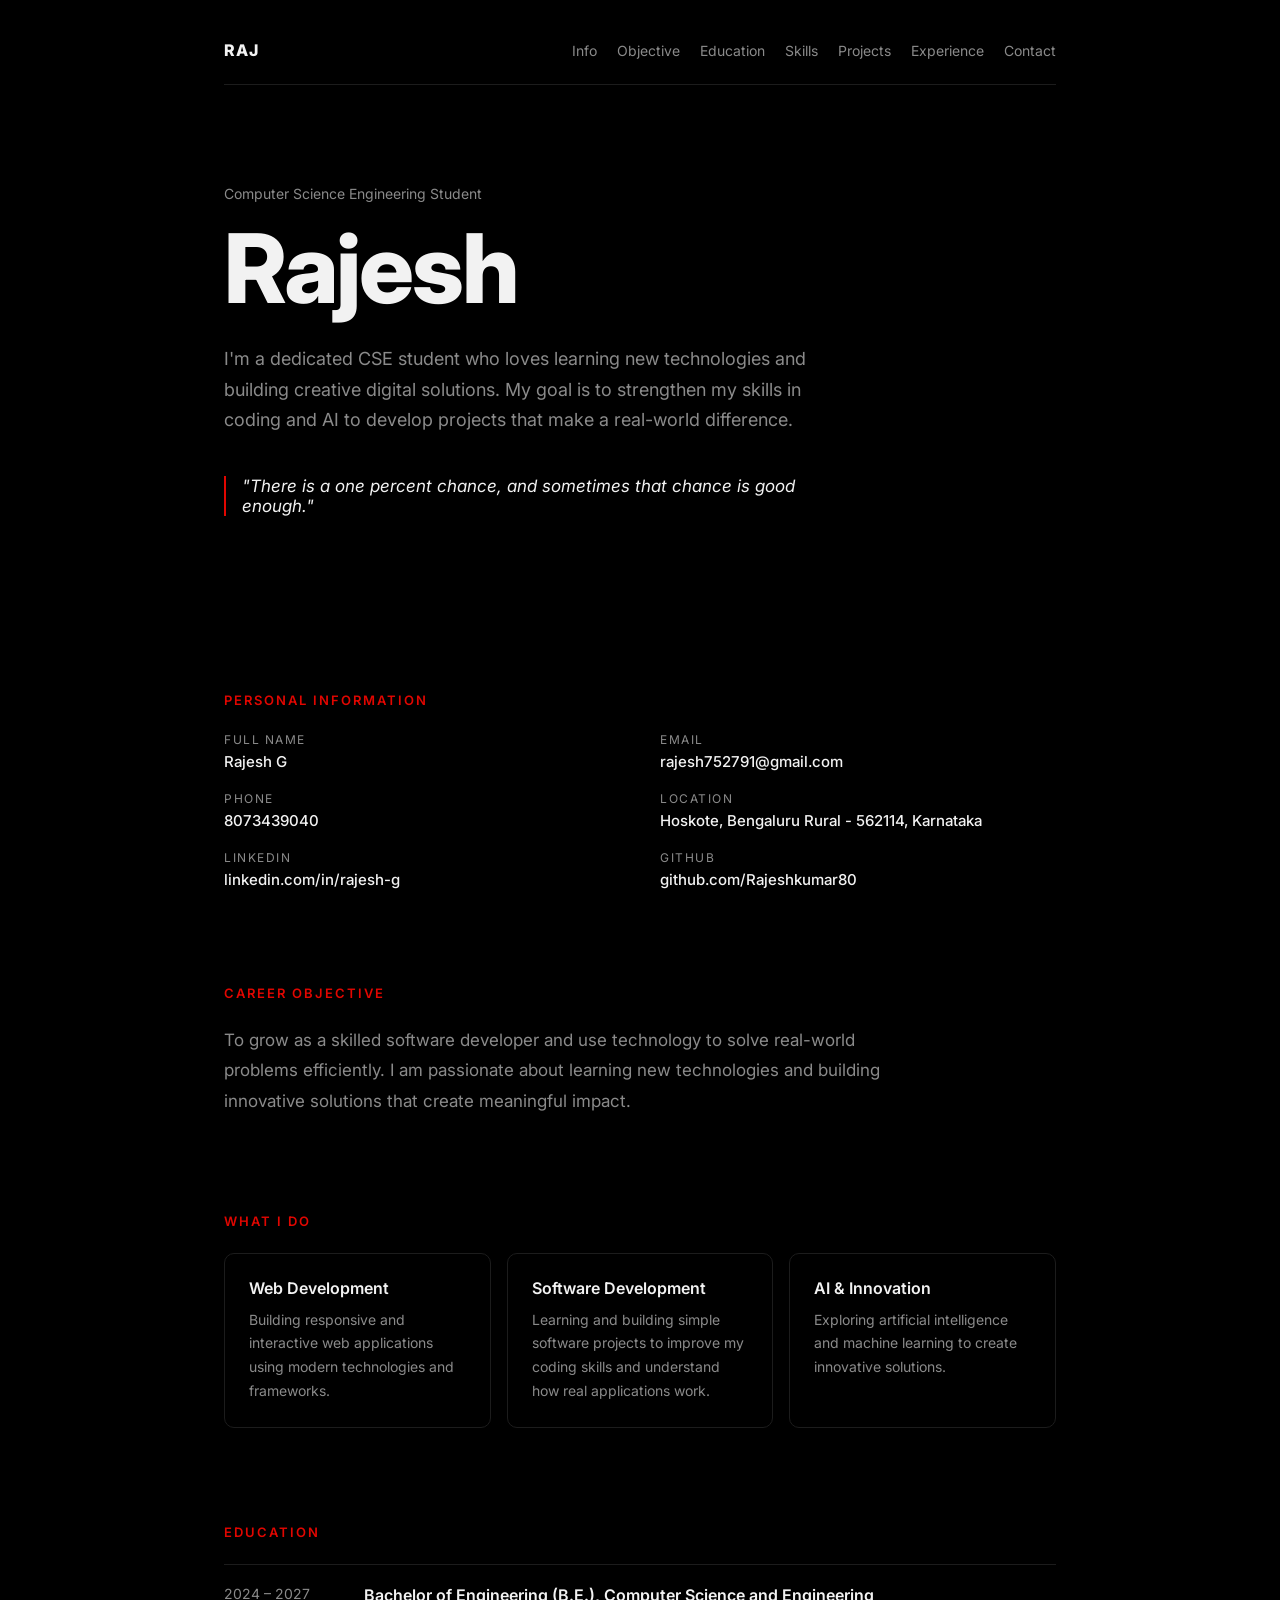
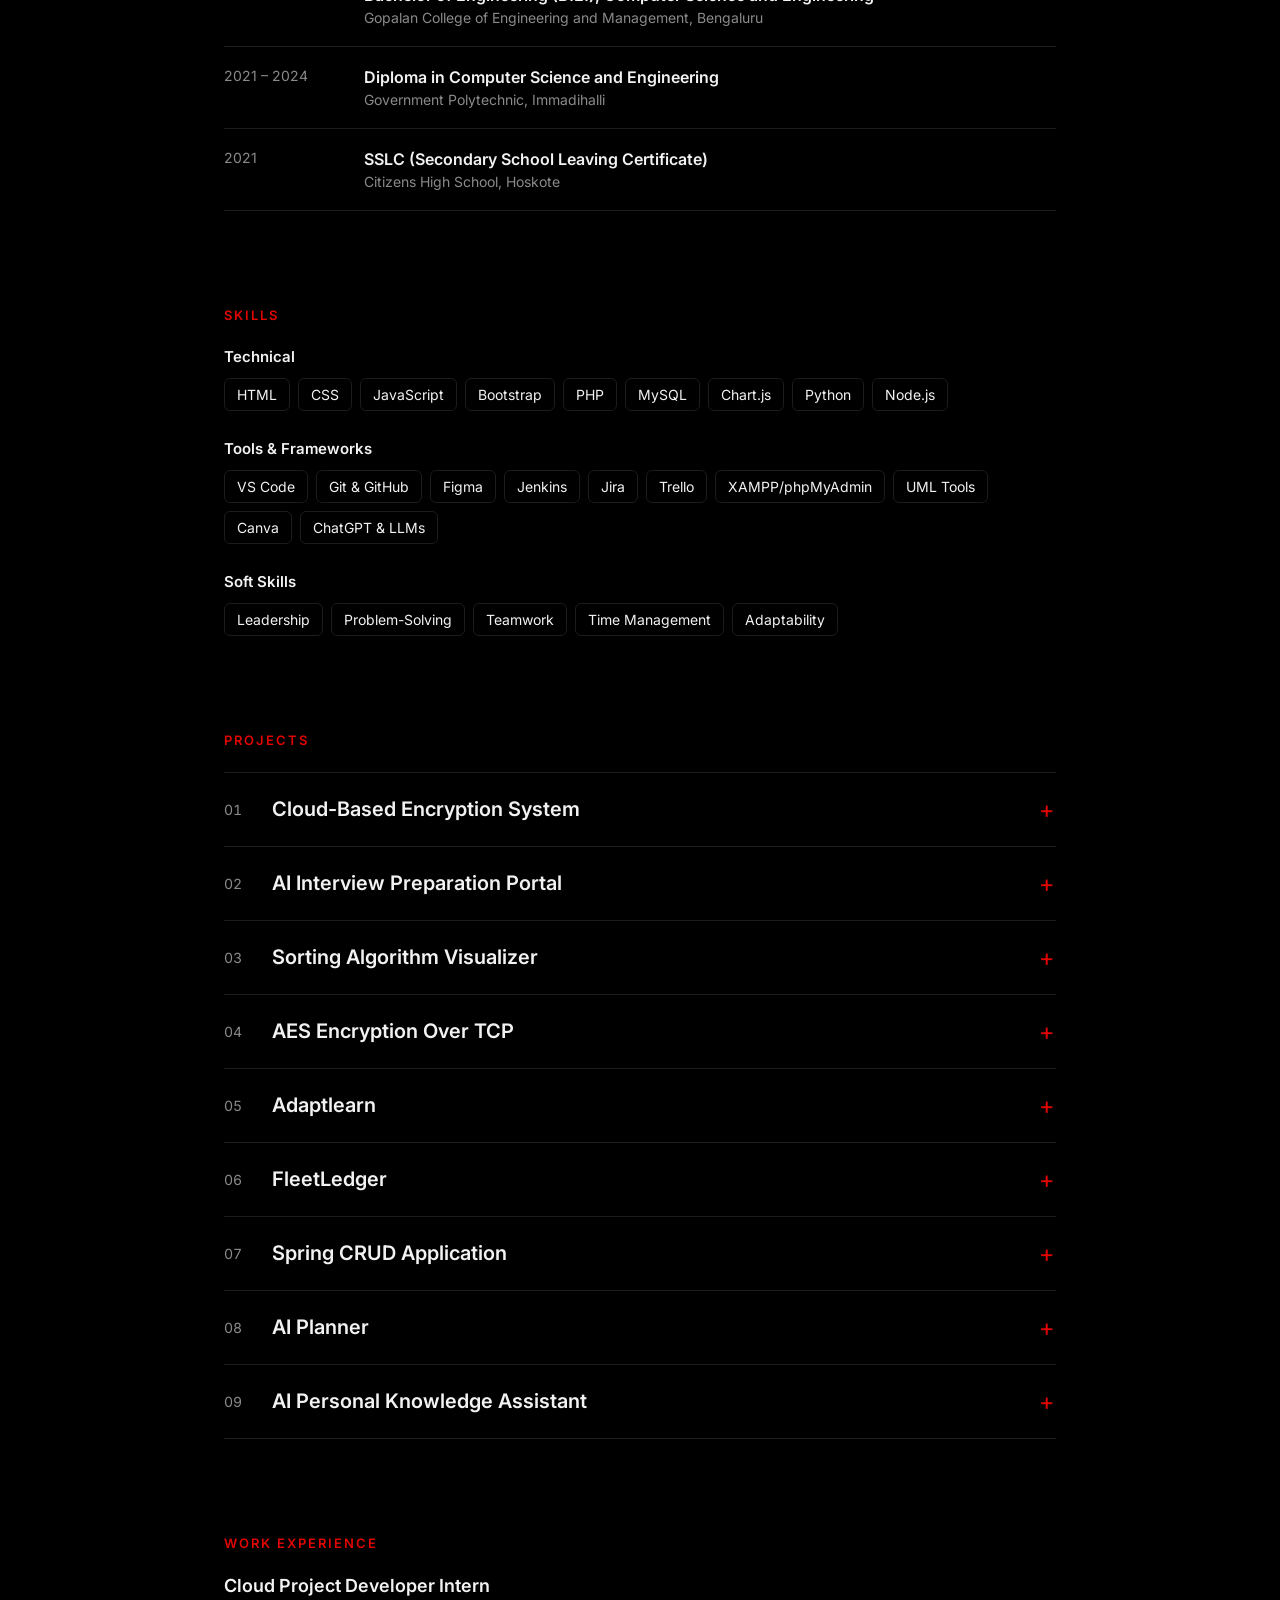
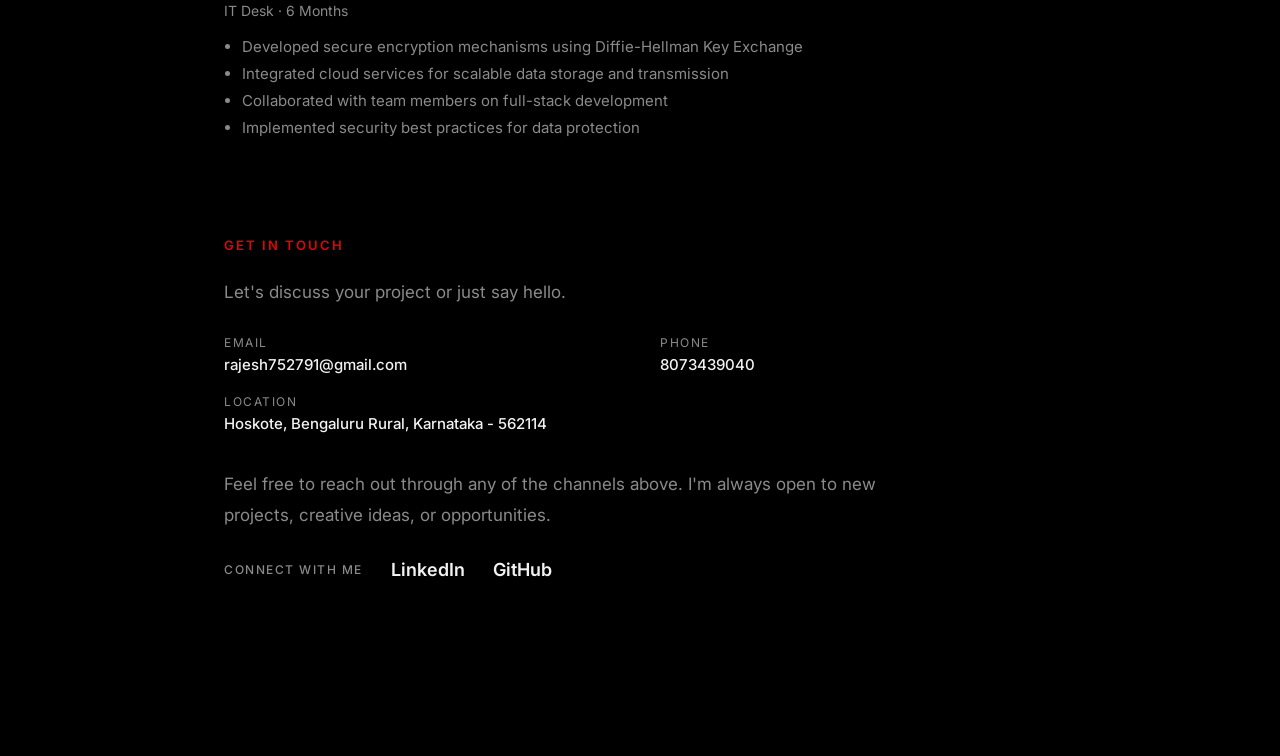
<file: index.html>
<!DOCTYPE html>
<html lang="en">
<head>
<meta charset="UTF-8">
<meta name="viewport" content="width=device-width,initial-scale=1">
<title>Rajesh  | Portfolio</title>
<meta name="description" content="Rajesh G, Computer Science Engineering student building software and AI projects.">
<link rel="preconnect" href="https://fonts.googleapis.com">
<link rel="preconnect" href="https://fonts.gstatic.com" crossorigin>
<link href="https://fonts.googleapis.com/css2?family=Inter:wght@400;500;600;800&display=swap" rel="stylesheet">
<style>
:root{--bg:#000;--fg:#f2f2f2;--mut:#8a8a8a;--red:#e10600;--line:#1c1c1c}
*{box-sizing:border-box;margin:0;padding:0}
html{background:var(--bg);color:var(--fg);font-family:Inter,system-ui,-apple-system,sans-serif;scroll-behavior:smooth}
a{color:inherit;text-decoration:none}
::selection{background:var(--red);color:#fff}
ul,ol{list-style:none}
.wrap{max-width:880px;margin:0 auto;padding:40px 24px 80px}
.top{display:flex;justify-content:space-between;align-items:center;padding-bottom:24px;border-bottom:1px solid var(--line)}
.mark{font-weight:800;letter-spacing:1px}
nav a{margin-left:20px;color:var(--mut);font-size:14px;transition:color .2s}
nav a:hover{color:var(--red)}
.hero{padding:100px 0 80px}
.kicker{color:var(--mut);font-size:14px;margin-bottom:18px}
h1{font-size:clamp(48px,9vw,96px);font-weight:800;letter-spacing:-2px;line-height:1;transition:color .25s}
.intro{margin-top:28px;font-size:18px;color:var(--mut);max-width:620px;line-height:1.7}
.quote{margin-top:40px;padding-left:16px;border-left:2px solid var(--red);font-size:17px;font-style:italic;max-width:620px}
section{margin-bottom:96px}
h2{font-size:13px;text-transform:uppercase;letter-spacing:2px;color:var(--red);margin-bottom:24px;font-weight:600}
.hl{transition:color .25s,transform .35s}
.hl:hover{color:var(--red)}
/* Personal info */
.info{display:grid;grid-template-columns:1fr 1fr;gap:20px 40px}
.info div span{display:block;color:var(--mut);font-size:12px;text-transform:uppercase;letter-spacing:1.5px;margin-bottom:4px}
.info div b{font-weight:500;font-size:15px}
.info a{font-weight:500;font-size:15px;transition:color .25s}
.info a:hover{color:var(--red)}
/* Objective / What I do */
.objective{color:var(--mut);font-size:17px;line-height:1.8;max-width:680px}
.cards{display:grid;grid-template-columns:repeat(3,1fr);gap:16px}
.card{border:1px solid var(--line);border-radius:10px;padding:24px;transition:border-color .25s}
.card:hover{border-color:var(--red)}
.card h3{font-size:16px;font-weight:600;margin-bottom:10px}
.card p{color:var(--mut);font-size:14px;line-height:1.7}
/* Education */
.edu{display:grid;grid-template-columns:120px 1fr;gap:6px 20px;padding:20px 0;border-top:1px solid var(--line)}
.edu:last-child{border-bottom:1px solid var(--line)}
.edu .yr{color:var(--mut);font-size:14px}
.edu h3{font-size:16px;font-weight:600;width:fit-content}
.edu p{color:var(--mut);font-size:14px;margin-top:4px}
/* Skills */
.skill-group{margin-bottom:28px}
.skill-group h3{font-size:15px;font-weight:600;margin-bottom:12px}
.tags{display:flex;flex-wrap:wrap;gap:8px}
.tags span{font-size:14px;border:1px solid var(--line);padding:7px 12px;border-radius:6px;transition:border-color .2s,color .2s}
.tags span{position:relative}
.tags span[data-tip]:hover{border-color:var(--red);color:var(--red)}
.tags span[data-tip]::after{content:attr(data-tip);position:absolute;left:50%;bottom:calc(100% + 10px);transform:translate(-50%,6px);width:max-content;max-width:240px;background:var(--red);color:#fff;font-size:13px;line-height:1.5;padding:9px 12px;border-radius:6px;opacity:0;pointer-events:none;transition:opacity .2s,transform .2s;z-index:10;white-space:normal;text-align:left}
.tags span[data-tip]:hover::after{opacity:1;transform:translate(-50%,0)}
/* Projects accordion */
.item{border-top:1px solid var(--line)}
.item:last-child{border-bottom:1px solid var(--line)}
.head{width:100%;display:flex;align-items:center;gap:20px;padding:22px 0;background:none;border:0;color:inherit;font:inherit;text-align:left;cursor:pointer}
.num{color:var(--mut);font-size:14px;width:28px;font-variant-numeric:tabular-nums}
.name{flex:1;font-size:20px;font-weight:600;transition:color .25s,transform .35s}
.plus{font-size:24px;color:var(--red);transition:transform .35s;width:20px;text-align:center}
.head:hover .name{color:var(--red);transform:translateX(6px)}
.item.open .plus{transform:rotate(45deg)}
.panel{max-height:0;overflow:hidden;transition:max-height .45s ease}
.panel-in{padding:0 0 26px 48px;color:var(--mut);line-height:1.7;max-width:680px}
.panel-in p{margin-bottom:16px;font-size:15px}
.stack{display:flex;flex-wrap:wrap;gap:8px;margin-bottom:18px}
.stack span{font-size:13px;color:var(--fg);border:1px solid var(--line);padding:5px 10px;border-radius:6px}
.go{color:var(--red);font-weight:600;font-size:14px;border-bottom:1px solid transparent;transition:border-color .2s}
.go:hover{border-color:var(--red)}
/* Experience */
.exp h3{font-size:18px;font-weight:600;width:fit-content}
.exp .meta{color:var(--mut);font-size:14px;margin:6px 0 14px}
.exp ul{color:var(--mut);font-size:15px;line-height:1.8;padding-left:18px;list-style:disc}
.connect{display:flex;gap:28px;align-items:center;flex-wrap:wrap;font-size:18px;font-weight:600}
.connect span{color:var(--mut);font-size:12px;text-transform:uppercase;letter-spacing:1.5px;font-weight:500}
.connect a:hover{color:var(--red)}
.fade{opacity:0;transform:translateY(24px);animation:up .9s cubic-bezier(.2,.7,.2,1) forwards}
.d1{animation-delay:.15s}.d2{animation-delay:.3s}.d3{animation-delay:.45s}
@keyframes up{to{opacity:1;transform:none}}
@media (max-width:700px){
  .hero{padding:80px 0 60px}
  .intro{font-size:16px}
  .cards{grid-template-columns:1fr}
  .info{grid-template-columns:1fr}
  .edu{grid-template-columns:1fr}
  .panel-in{padding-left:0}
  nav a{margin-left:12px}
}
@media (prefers-reduced-motion:reduce){*{animation:none!important;transition:none!important}.fade{opacity:1;transform:none}}
</style>
</head>
<body>
<div class="wrap">
  <header class="top">
    <span class="mark hl">RAJ</span>
    <nav><a href="#info">Info</a><a href="#objective">Objective</a><a href="#education">Education</a><a href="#skills">Skills</a><a href="#projects">Projects</a><a href="#experience">Experience</a><a href="#contact">Contact</a></nav>
  </header>

  <section class="hero">
    <p class="kicker fade">Computer Science Engineering Student</p>
    <h1 id="name" class="fade d1 hl big">Rajesh</h1>
    <p class="intro fade d2">I'm a dedicated CSE student who loves learning new technologies and building creative digital solutions. My goal is to strengthen my skills in coding and AI to develop projects that make a real-world difference.</p>
    <blockquote class="quote fade d3">"There is a one percent chance, and sometimes that chance is good enough."</blockquote>
  </section>

  <section id="info">
    <h2 class="hl">Personal Information</h2>
    <div class="info">
      <div><span>Full Name</span><b>Rajesh G</b></div>
      <div><span>Email</span><a href="mailto:rajesh752791@gmail.com">rajesh752791@gmail.com</a></div>
      <div><span>Phone</span><b>8073439040</b></div>
      <div><span>Location</span><b>Hoskote, Bengaluru Rural - 562114, Karnataka</b></div>
      <div><span>LinkedIn</span><a href="https://www.linkedin.com/in/rajesh-g-004972327/" target="_blank" rel="noopener">linkedin.com/in/rajesh-g</a></div>
      <div><span>GitHub</span><a href="https://github.com/Rajeshkumar80" target="_blank" rel="noopener">github.com/Rajeshkumar80</a></div>
    </div>
  </section>

  <section id="objective">
    <h2 class="hl">Career Objective</h2>
    <p class="objective">To grow as a skilled software developer and use technology to solve real-world problems efficiently. I am passionate about learning new technologies and building innovative solutions that create meaningful impact.</p>
  </section>

  <section>
    <h2 class="hl">What I Do</h2>
    <div class="cards">
      <div class="card"><h3 class="hl">Web Development</h3><p>Building responsive and interactive web applications using modern technologies and frameworks.</p></div>
      <div class="card"><h3 class="hl">Software Development</h3><p>Learning and building simple software projects to improve my coding skills and understand how real applications work.</p></div>
      <div class="card"><h3 class="hl">AI &amp; Innovation</h3><p>Exploring artificial intelligence and machine learning to create innovative solutions.</p></div>
    </div>
  </section>

  <section id="education">
    <h2 class="hl">Education</h2>
    <div class="edu">
      <div class="yr">2024 &ndash; 2027</div>
      <div><h3 class="hl">Bachelor of Engineering (B.E.), Computer Science and Engineering</h3><p>Gopalan College of Engineering and Management, Bengaluru</p></div>
    </div>
    <div class="edu">
      <div class="yr">2021 &ndash; 2024</div>
      <div><h3 class="hl">Diploma in Computer Science and Engineering</h3><p>Government Polytechnic, Immadihalli</p></div>
    </div>
    <div class="edu">
      <div class="yr">2021</div>
      <div><h3 class="hl">SSLC (Secondary School Leaving Certificate)</h3><p>Citizens High School, Hoskote</p></div>
    </div>
  </section>

  <section id="skills">
    <h2 class="hl">Skills</h2>
    <div class="skill-group">
      <h3 class="hl">Technical</h3>
      <div class="tags"><span data-tip="Markup language for structuring web pages.">HTML</span><span data-tip="Stylesheet language for layout and visual design.">CSS</span><span data-tip="Language that makes web pages interactive.">JavaScript</span><span data-tip="CSS framework for responsive, ready-made layouts.">Bootstrap</span><span data-tip="Server-side language for building web applications.">PHP</span><span data-tip="Relational database for storing application data.">MySQL</span><span data-tip="JavaScript library for drawing charts.">Chart.js</span><span data-tip="General-purpose language for scripting, data, and AI.">Python</span><span data-tip="JavaScript runtime for running code on the server.">Node.js</span></div>
    </div>
    <div class="skill-group">
      <h3 class="hl">Tools &amp; Frameworks</h3>
      <div class="tags"><span data-tip="Code editor by Microsoft with extensions for many languages.">VS Code</span><span data-tip="Version control for tracking code changes, and hosting for shared code.">Git &amp; GitHub</span><span data-tip="Design tool for creating UI mockups and prototypes.">Figma</span><span data-tip="Automation server for building and deploying code.">Jenkins</span><span data-tip="Tool for tracking issues and managing project work.">Jira</span><span data-tip="Visual board for organizing tasks.">Trello</span><span data-tip="Local server bundle, with a web interface for MySQL databases.">XAMPP/phpMyAdmin</span><span data-tip="Tools for drawing software design diagrams.">UML Tools</span><span data-tip="Online tool for quick graphic design.">Canva</span><span data-tip="AI language models used for writing, learning, and coding help.">ChatGPT &amp; LLMs</span></div>
    </div>
    <div class="skill-group">
      <h3 class="hl">Soft Skills</h3>
      <div class="tags"><span data-tip="Guiding a team toward a shared goal.">Leadership</span><span data-tip="Breaking hard problems into smaller steps.">Problem-Solving</span><span data-tip="Working well with others toward shared results.">Teamwork</span><span data-tip="Planning tasks to meet deadlines.">Time Management</span><span data-tip="Adjusting quickly to new tools and changes.">Adaptability</span></div>
    </div>
  </section>

  <section id="projects">
    <h2 class="hl">Projects</h2>
    <ol id="list"></ol>
  </section>

  <section id="experience" class="exp">
    <h2 class="hl">Work Experience</h2>
    <h3 class="hl">Cloud Project Developer Intern</h3>
    <p class="meta">IT Desk &middot; 6 Months</p>
    <ul>
      <li>Developed secure encryption mechanisms using Diffie-Hellman Key Exchange</li>
      <li>Integrated cloud services for scalable data storage and transmission</li>
      <li>Collaborated with team members on full-stack development</li>
      <li>Implemented security best practices for data protection</li>
    </ul>
  </section>

  <section id="contact">
    <h2 class="hl">Get In Touch</h2>
    <p class="objective">Let's discuss your project or just say hello.</p>
    <div class="info" style="margin-top:28px">
      <div><span>Email</span><a href="mailto:rajesh752791@gmail.com">rajesh752791@gmail.com</a></div>
      <div><span>Phone</span><a href="tel:+918073439040">8073439040</a></div>
      <div><span>Location</span><b>Hoskote, Bengaluru Rural, Karnataka - 562114</b></div>
    </div>
    <p class="objective" style="margin-top:36px">Feel free to reach out through any of the channels above. I'm always open to new projects, creative ideas, or opportunities.</p>
    <div class="connect" style="margin-top:28px">
      <span>Connect With Me</span>
      <a class="hl" href="https://www.linkedin.com/in/rajesh-g-004972327/" target="_blank" rel="noopener">LinkedIn</a>
      <a class="hl" href="https://github.com/Rajeshkumar80" target="_blank" rel="noopener">GitHub</a>
    </div>
  </section>
</div>

<script>
(function () {
  const el = document.getElementById('name');
  const final = el.textContent;
  const chars = '!<>-_/[]{}=+*^?#';
  let f = 0;
  const t = setInterval(() => {
    el.textContent = final.split('').map((c, i) => c === ' ' ? ' ' : (i < f / 2 ? c : chars[Math.floor(Math.random() * chars.length)])).join('');
    if (++f > 24) { el.textContent = final; clearInterval(t); }
  }, 40);
})();

const P = [
  { t: 'Cloud-Based Encryption System', d: 'Secure file encryption using Diffie-Hellman key exchange, integrated with cloud storage for safe transmission and sharing.', g: ['Python', 'JavaScript', 'Cloud'], u: 'https://github.com/Rajeshkumar80/secure-text-transfer' },
  { t: 'AI Interview Preparation Portal', d: 'AI-powered platform for practicing technical interviews, with question generation, evaluation, and feedback.', g: ['PHP', 'MySQL', 'AI APIs'], u: 'https://github.com/Rajeshkumar80/ai-interviewer' },
  { t: 'Sorting Algorithm Visualizer', d: 'Interactive visualization of Bubble Sort, Selection Sort, and Merge Sort.', g: ['HTML', 'CSS', 'JavaScript'], u: 'https://github.com/Rajeshkumar80/sorting-visulization' },
  { t: 'AES Encryption Over TCP', d: 'Python-based AES encryption and decryption for secure data transfer over TCP sockets, through a command-line interface.', g: ['Python', 'TCP', 'AES'], u: 'https://github.com/Rajeshkumar80' },
  { t: 'Adaptlearn', d: 'Adaptive learning platform project.', g: [], u: 'https://github.com/Rajeshkumar80/Adaptlearn' },
  { t: 'FleetLedger', d: 'Fleet management project.', g: [], u: 'https://github.com/Rajeshkumar80/FleetLedger' },
  { t: 'Spring CRUD Application', d: 'CRUD application built with Spring Boot.', g: ['Java', 'Spring Boot'], u: 'https://github.com/Rajeshkumar80/SpringCrudApplication' },
  { t: 'AI Planner', d: 'AI-based planning tool project.', g: [], u: 'https://github.com/Rajeshkumar80/AI-planner-' },
  { t: 'AI Personal Knowledge Assistant', d: 'AI assistant for organizing personal notes and knowledge.', g: [], u: 'https://github.com/Rajeshkumar80/ai-personal-knowledge-assistant' }
];
const list = document.getElementById('list');
list.innerHTML = P.map((p, i) => `
  <li class="item">
    <button class="head" aria-expanded="false">
      <span class="num">${String(i + 1).padStart(2, '0')}</span>
      <span class="name">${p.t}</span>
      <span class="plus">+</span>
    </button>
    <div class="panel"><div class="panel-in">
      <p>${p.d}</p>
      ${p.g.length ? `<div class="stack">${p.g.map(x => `<span>${x}</span>`).join('')}</div>` : ''}
      <a class="go" href="${p.u}" target="_blank" rel="noopener">View on GitHub &rarr;</a>
    </div></div>
  </li>`).join('');

function closeItem(item) {
  item.classList.remove('open');
  item.querySelector('.head').setAttribute('aria-expanded', 'false');
  item.querySelector('.panel').style.maxHeight = '0';
}
function openItem(item) {
  item.classList.add('open');
  item.querySelector('.head').setAttribute('aria-expanded', 'true');
  const panel = item.querySelector('.panel');
  panel.style.maxHeight = panel.scrollHeight + 'px';
}
list.addEventListener('click', e => {
  const btn = e.target.closest('.head');
  if (!btn) return;
  const item = btn.parentElement;
  const willOpen = !item.classList.contains('open');
  list.querySelectorAll('.item.open').forEach(closeItem);
  if (willOpen) openItem(item);
});
</script>
</body>
</html>
</file>
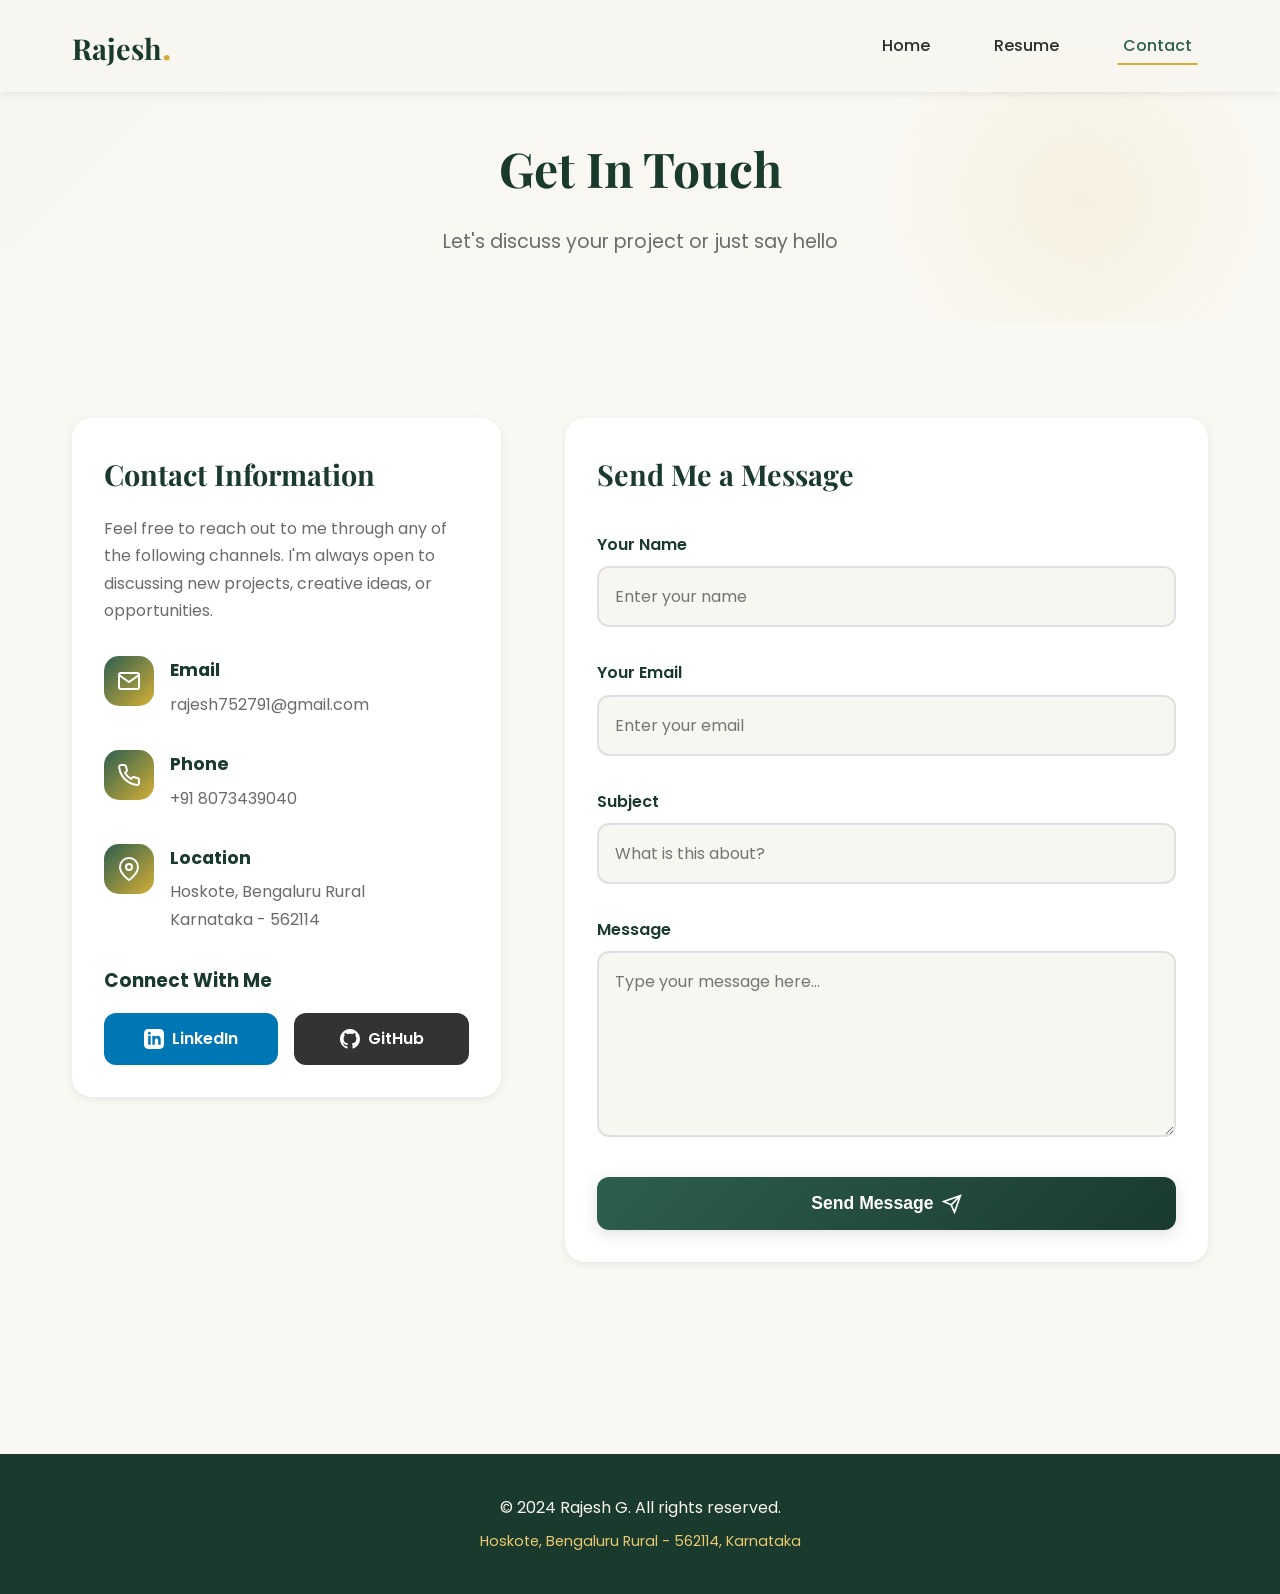
<file: contact.html>
<!DOCTYPE html>
<html lang="en">
<head>
    <meta charset="UTF-8">
    <meta name="viewport" content="width=device-width, initial-scale=1.0">
    <title>Contact - Rajesh G</title>
    <link rel="stylesheet" href="styles.css">
    <link rel="preconnect" href="https://fonts.googleapis.com">
    <link rel="preconnect" href="https://fonts.gstatic.com" crossorigin>
    <link href="https://fonts.googleapis.com/css2?family=Playfair+Display:wght@400;600;700&family=Poppins:wght@300;400;500;600;700&display=swap" rel="stylesheet">
</head>
<body>
    <!-- Navigation -->
    <nav class="navbar">
        <div class="nav-container">
            <div class="logo">
                <span class="logo-text">Rajesh<span class="logo-accent">.</span></span>
            </div>
            <ul class="nav-menu">
                <li><a href="index.html" class="nav-link">Home</a></li>
                <li><a href="resume.html" class="nav-link">Resume</a></li>
                <li><a href="contact.html" class="nav-link active">Contact</a></li>
            </ul>
            <div class="hamburger">
                <span></span>
                <span></span>
                <span></span>
            </div>
        </div>
    </nav>

    <!-- Page Header -->
    <section class="page-header">
        <div class="container">
            <h1 class="page-title">Get In Touch</h1>
            <p class="page-subtitle">Let's discuss your project or just say hello</p>
        </div>
    </section>

    <!-- Contact Section -->
    <section class="contact-section">
        <div class="container">
            <div class="contact-grid">
                <!-- Contact Information -->
                <div class="contact-info fade-in">
                    <h2 class="info-title">Contact Information</h2>
                    <p class="info-description">Feel free to reach out to me through any of the following channels. I'm always open to discussing new projects, creative ideas, or opportunities.</p>
                    
                    <div class="contact-details">
                        <div class="contact-item">
                            <div class="contact-icon">
                                <svg xmlns="http://www.w3.org/2000/svg" width="24" height="24" viewBox="0 0 24 24" fill="none" stroke="currentColor" stroke-width="2">
                                    <path d="M4 4h16c1.1 0 2 .9 2 2v12c0 1.1-.9 2-2 2H4c-1.1 0-2-.9-2-2V6c0-1.1.9-2 2-2z"></path>
                                    <polyline points="22,6 12,13 2,6"></polyline>
                                </svg>
                            </div>
                            <div class="contact-text">
                                <h3>Email</h3>
                                <a href="mailto:rajesh752791@gmail.com">rajesh752791@gmail.com</a>
                            </div>
                        </div>

                        <div class="contact-item">
                            <div class="contact-icon">
                                <svg xmlns="http://www.w3.org/2000/svg" width="24" height="24" viewBox="0 0 24 24" fill="none" stroke="currentColor" stroke-width="2">
                                    <path d="M22 16.92v3a2 2 0 0 1-2.18 2 19.79 19.79 0 0 1-8.63-3.07 19.5 19.5 0 0 1-6-6 19.79 19.79 0 0 1-3.07-8.67A2 2 0 0 1 4.11 2h3a2 2 0 0 1 2 1.72 12.84 12.84 0 0 0 .7 2.81 2 2 0 0 1-.45 2.11L8.09 9.91a16 16 0 0 0 6 6l1.27-1.27a2 2 0 0 1 2.11-.45 12.84 12.84 0 0 0 2.81.7A2 2 0 0 1 22 16.92z"></path>
                                </svg>
                            </div>
                            <div class="contact-text">
                                <h3>Phone</h3>
                                <a href="tel:+918073439040">+91 8073439040</a>
                            </div>
                        </div>

                        <div class="contact-item">
                            <div class="contact-icon">
                                <svg xmlns="http://www.w3.org/2000/svg" width="24" height="24" viewBox="0 0 24 24" fill="none" stroke="currentColor" stroke-width="2">
                                    <path d="M21 10c0 7-9 13-9 13s-9-6-9-13a9 9 0 0 1 18 0z"></path>
                                    <circle cx="12" cy="10" r="3"></circle>
                                </svg>
                            </div>
                            <div class="contact-text">
                                <h3>Location</h3>
                                <p>Hoskote, Bengaluru Rural<br>Karnataka - 562114</p>
                            </div>
                        </div>
                    </div>

                    <div class="social-links-contact">
                        <h3>Connect With Me</h3>
                        <div class="social-buttons">
                            <a href="https://www.linkedin.com/in/rajesh-g-004972327/" target="_blank" class="social-btn linkedin">
                                <svg xmlns="http://www.w3.org/2000/svg" width="20" height="20" viewBox="0 0 24 24" fill="currentColor">
                                    <path d="M19 0h-14c-2.761 0-5 2.239-5 5v14c0 2.761 2.239 5 5 5h14c2.762 0 5-2.239 5-5v-14c0-2.761-2.238-5-5-5zm-11 19h-3v-11h3v11zm-1.5-12.268c-.966 0-1.75-.79-1.75-1.764s.784-1.764 1.75-1.764 1.75.79 1.75 1.764-.783 1.764-1.75 1.764zm13.5 12.268h-3v-5.604c0-3.368-4-3.113-4 0v5.604h-3v-11h3v1.765c1.396-2.586 7-2.777 7 2.476v6.759z"/>
                                </svg>
                                LinkedIn
                            </a>
                            <a href="https://github.com/Rajeshkumar80" target="_blank" class="social-btn github">
                                <svg xmlns="http://www.w3.org/2000/svg" width="20" height="20" viewBox="0 0 24 24" fill="currentColor">
                                    <path d="M12 0c-6.626 0-12 5.373-12 12 0 5.302 3.438 9.8 8.207 11.387.599.111.793-.261.793-.577v-2.234c-3.338.726-4.033-1.416-4.033-1.416-.546-1.387-1.333-1.756-1.333-1.756-1.089-.745.083-.729.083-.729 1.205.084 1.839 1.237 1.839 1.237 1.07 1.834 2.807 1.304 3.492.997.107-.775.418-1.305.762-1.604-2.665-.305-5.467-1.334-5.467-5.931 0-1.311.469-2.381 1.236-3.221-.124-.303-.535-1.524.117-3.176 0 0 1.008-.322 3.301 1.23.957-.266 1.983-.399 3.003-.404 1.02.005 2.047.138 3.006.404 2.291-1.552 3.297-1.23 3.297-1.23.653 1.653.242 2.874.118 3.176.77.84 1.235 1.911 1.235 3.221 0 4.609-2.807 5.624-5.479 5.921.43.372.823 1.102.823 2.222v3.293c0 .319.192.694.801.576 4.765-1.589 8.199-6.086 8.199-11.386 0-6.627-5.373-12-12-12z"/>
                                </svg>
                                GitHub
                            </a>
                        </div>
                    </div>
                </div>

                <!-- Contact Form -->
                <div class="contact-form-wrapper fade-in">
                    <form id="contactForm" class="contact-form">
                        <h2 class="form-title">Send Me a Message</h2>
                        
                        <div class="form-group">
                            <label for="name">Your Name</label>
                            <input type="text" id="name" name="name" placeholder="Enter your name" required>
                            <span class="error-message" id="nameError"></span>
                        </div>

                        <div class="form-group">
                            <label for="email">Your Email</label>
                            <input type="email" id="email" name="email" placeholder="Enter your email" required>
                            <span class="error-message" id="emailError"></span>
                        </div>

                        <div class="form-group">
                            <label for="subject">Subject</label>
                            <input type="text" id="subject" name="subject" placeholder="What is this about?" required>
                            <span class="error-message" id="subjectError"></span>
                        </div>

                        <div class="form-group">
                            <label for="message">Message</label>
                            <textarea id="message" name="message" rows="6" placeholder="Type your message here..." required></textarea>
                            <span class="error-message" id="messageError"></span>
                        </div>

                        <button type="submit" class="btn btn-primary btn-submit">
                            <span class="btn-text">Send Message</span>
                            <svg class="btn-icon" xmlns="http://www.w3.org/2000/svg" width="20" height="20" viewBox="0 0 24 24" fill="none" stroke="currentColor" stroke-width="2">
                                <line x1="22" y1="2" x2="11" y2="13"></line>
                                <polygon points="22 2 15 22 11 13 2 9 22 2"></polygon>
                            </svg>
                        </button>

                        <div class="success-message" id="successMessage">
                            <svg xmlns="http://www.w3.org/2000/svg" width="24" height="24" viewBox="0 0 24 24" fill="none" stroke="currentColor" stroke-width="2">
                                <polyline points="20 6 9 17 4 12"></polyline>
                            </svg>
                            <span>Message sent successfully! I'll get back to you soon.</span>
                        </div>
                    </form>
                </div>
            </div>
        </div>
    </section>

    <!-- Footer -->
    <footer class="footer">
        <div class="container">
            <div class="footer-content">
                <p>&copy; 2024 Rajesh G. All rights reserved.</p>
                <p class="footer-location">Hoskote, Bengaluru Rural - 562114, Karnataka</p>
            </div>
        </div>
    </footer>

    <script src="script.js"></script>
</body>
</html>
</file>
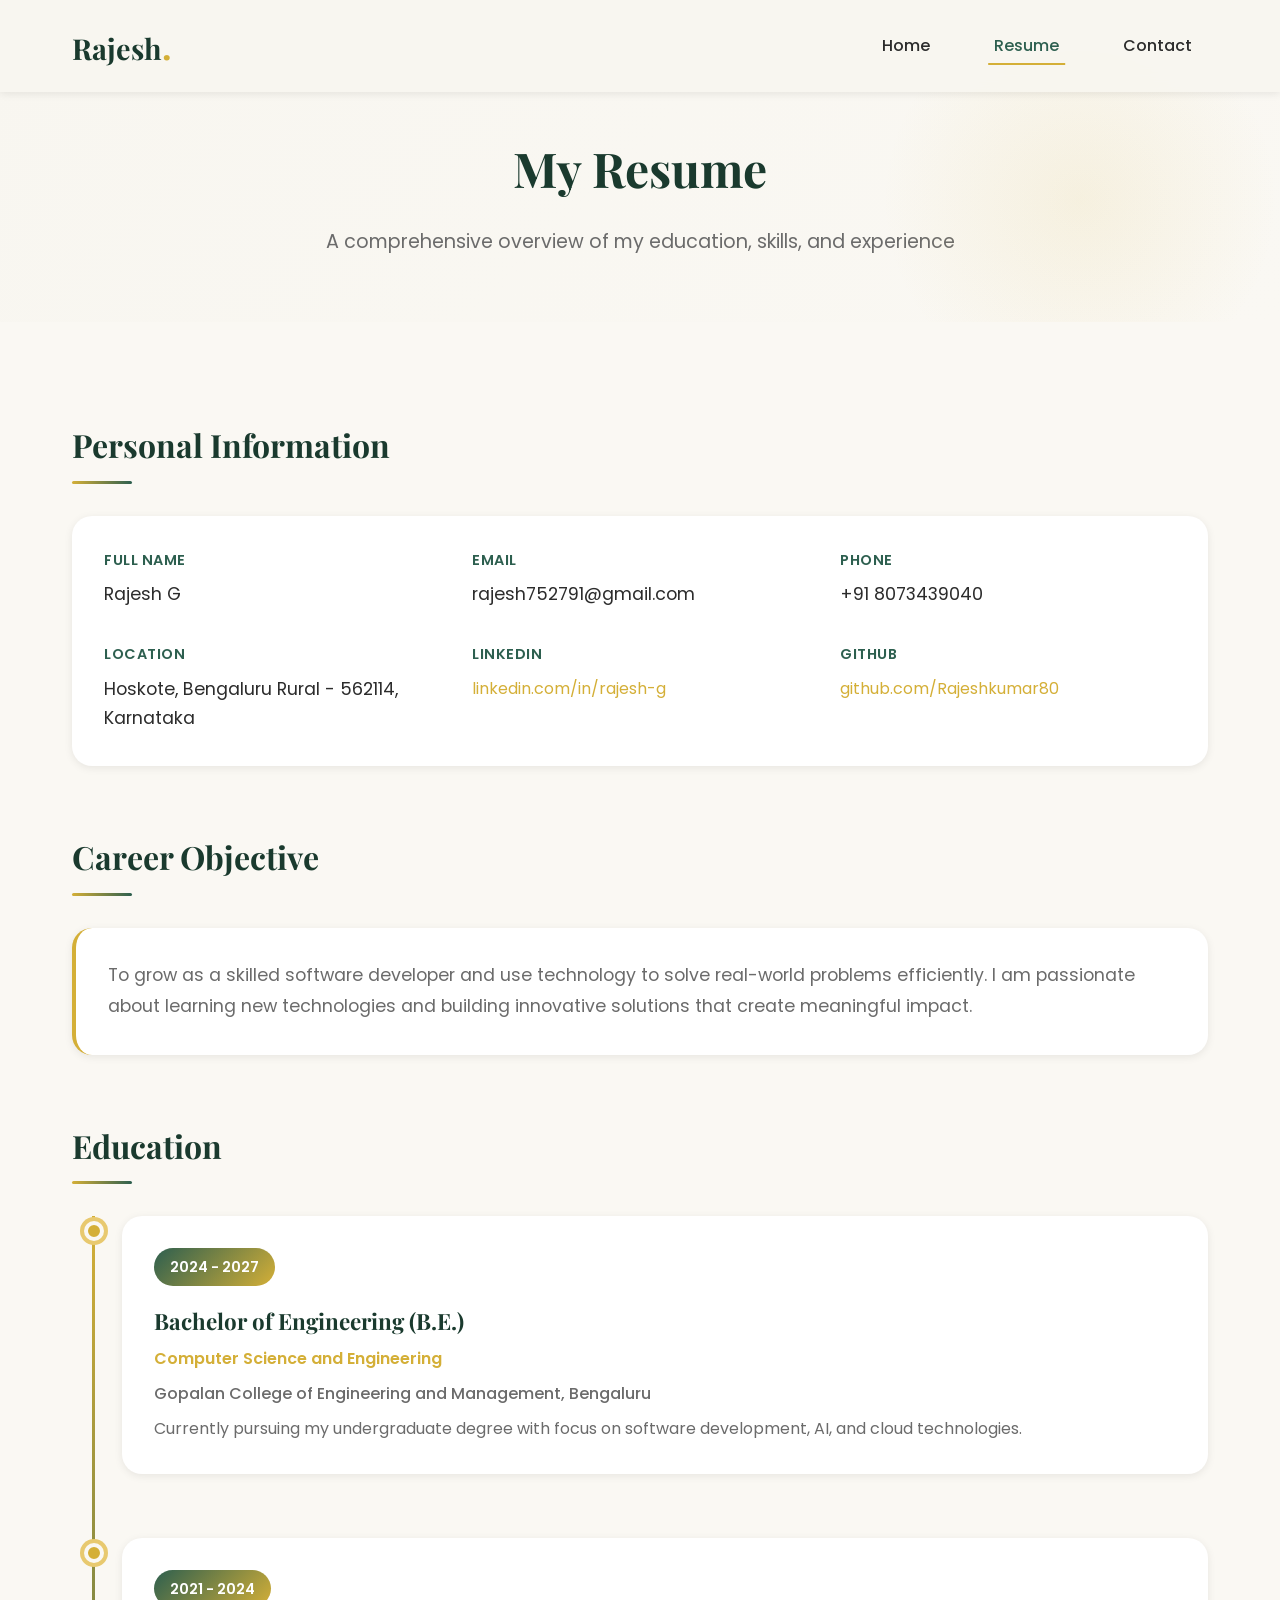
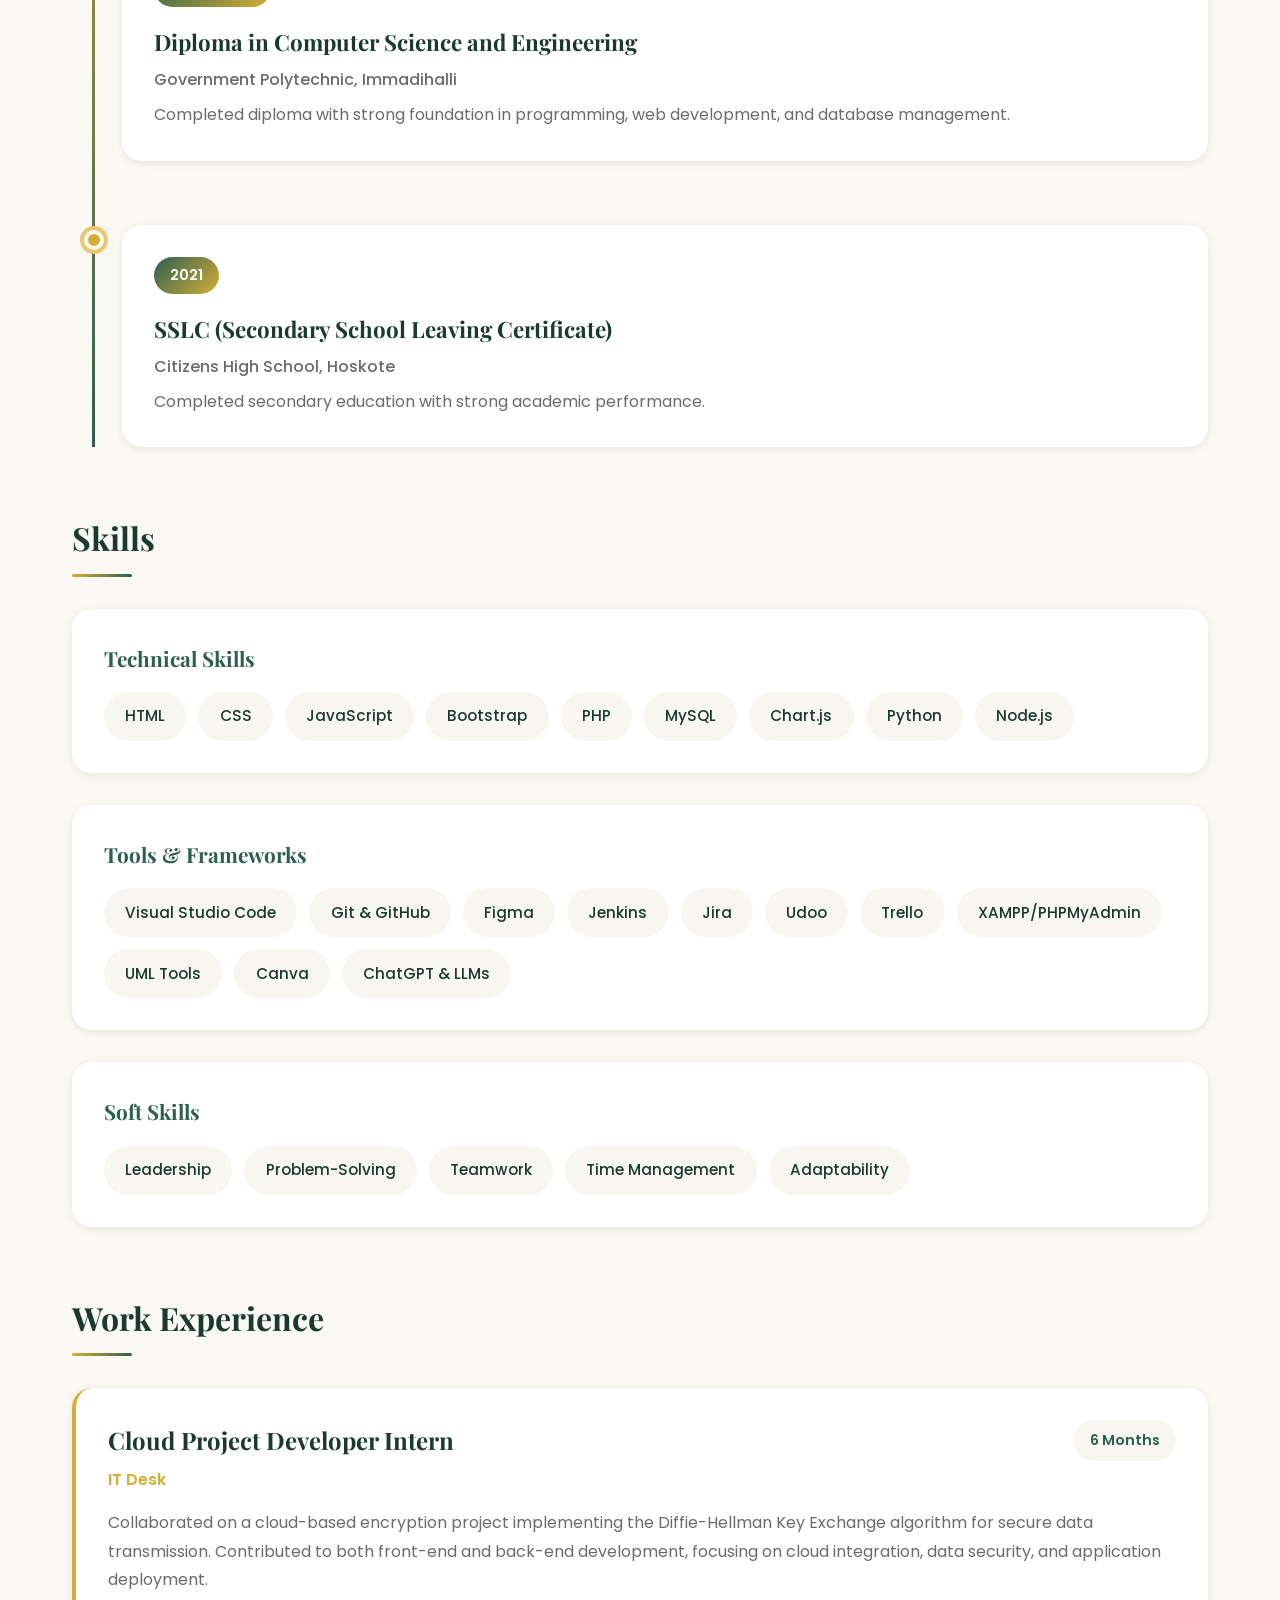
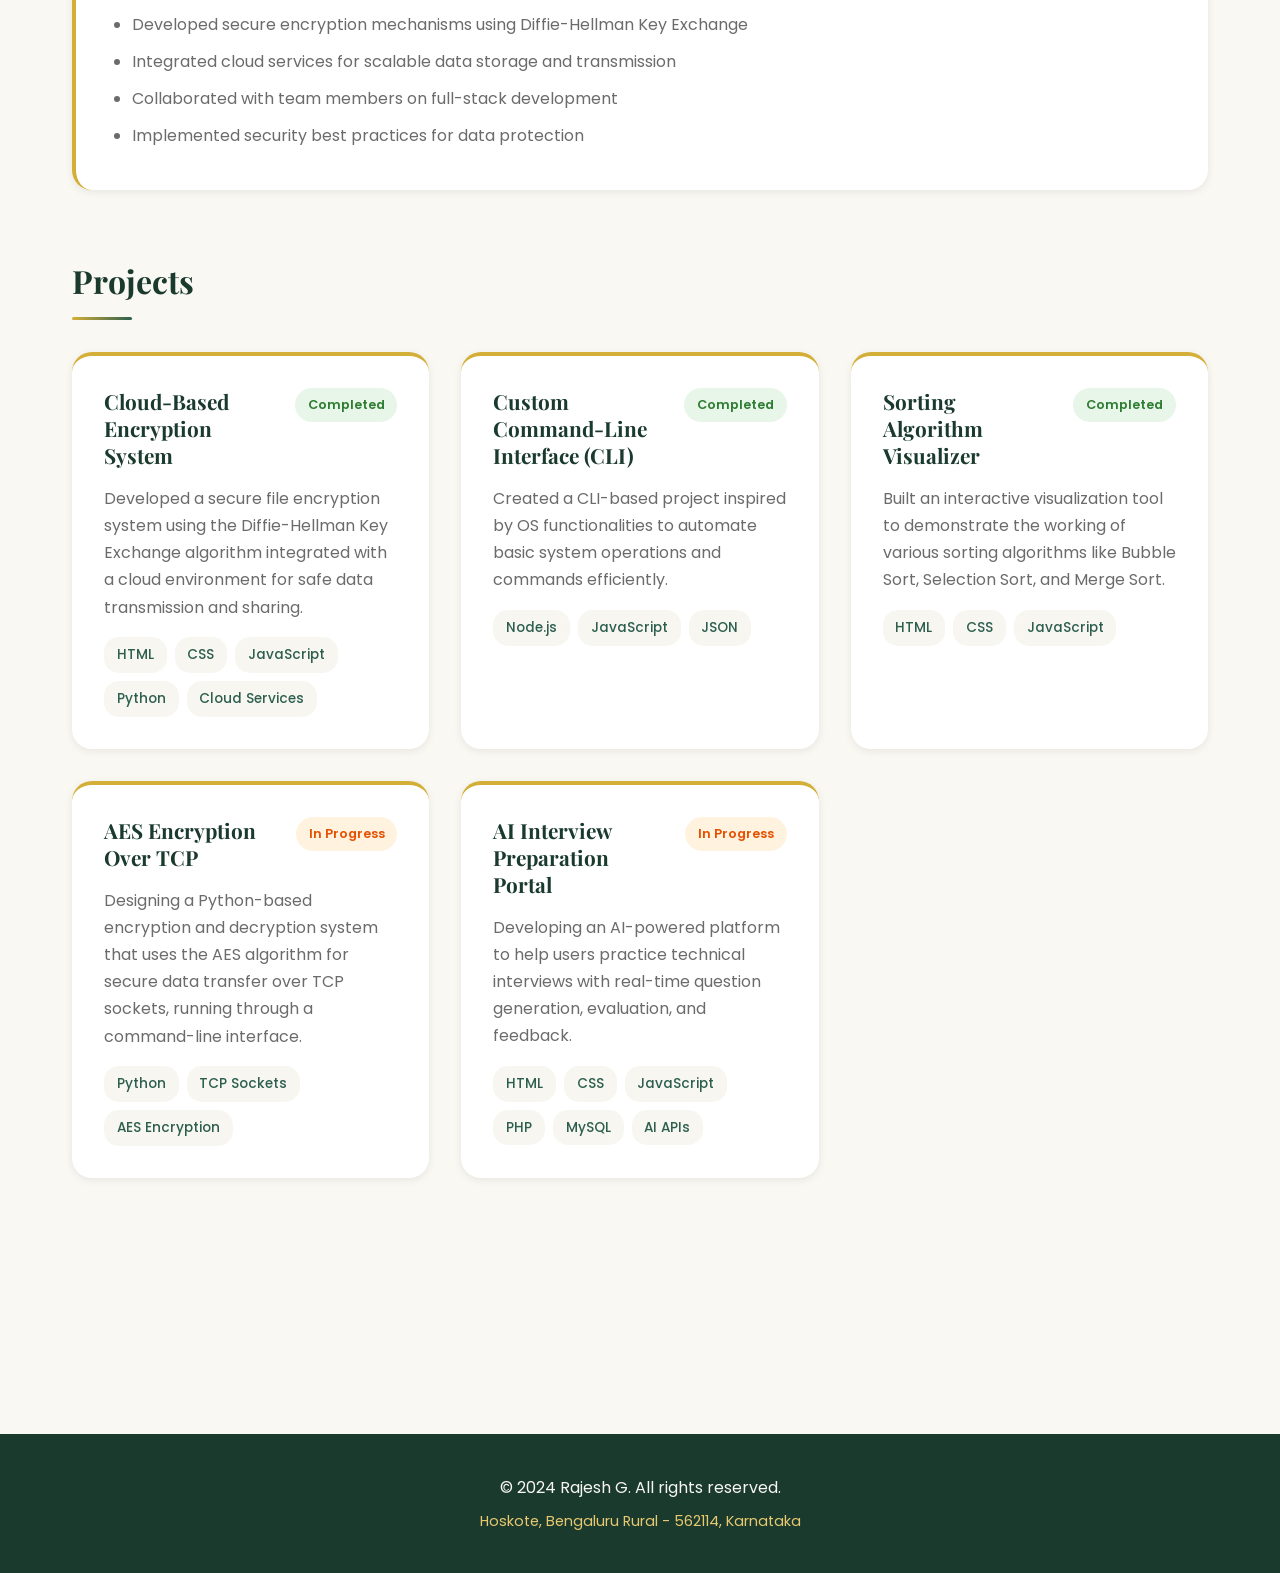
<file: resume.html>
<!DOCTYPE html>
<html lang="en">
<head>
    <meta charset="UTF-8">
    <meta name="viewport" content="width=device-width, initial-scale=1.0">
    <title>Resume - Rajesh G</title>
    <link rel="stylesheet" href="styles.css">
    <link rel="preconnect" href="https://fonts.googleapis.com">
    <link rel="preconnect" href="https://fonts.gstatic.com" crossorigin>
    <link href="https://fonts.googleapis.com/css2?family=Playfair+Display:wght@400;600;700&family=Poppins:wght@300;400;500;600;700&display=swap" rel="stylesheet">
</head>
<body>
    <!-- Navigation -->
    <nav class="navbar">
        <div class="nav-container">
            <div class="logo">
                <span class="logo-text">Rajesh<span class="logo-accent">.</span></span>
            </div>
            <ul class="nav-menu">
                <li><a href="index.html" class="nav-link">Home</a></li>
                <li><a href="resume.html" class="nav-link active">Resume</a></li>
                <li><a href="contact.html" class="nav-link">Contact</a></li>
            </ul>
            <div class="hamburger">
                <span></span>
                <span></span>
                <span></span>
            </div>
        </div>
    </nav>

    <!-- Page Header -->
    <section class="page-header">
        <div class="container">
            <h1 class="page-title">My Resume</h1>
            <p class="page-subtitle">A comprehensive overview of my education, skills, and experience</p>
        </div>
    </section>

    <!-- Resume Content -->
    <section class="resume-section">
        <div class="container">
            <!-- Personal Information -->
            <div class="resume-block fade-in">
                <div class="block-header">
                    <h2 class="block-title">Personal Information</h2>
                    <div class="title-line"></div>
                </div>
                <div class="personal-info-grid">
                    <div class="info-item">
                        <span class="info-label">Full Name</span>
                        <span class="info-value">Rajesh G</span>
                    </div>
                    <div class="info-item">
                        <span class="info-label">Email</span>
                        <span class="info-value">rajesh752791@gmail.com</span>
                    </div>
                    <div class="info-item">
                        <span class="info-label">Phone</span>
                        <span class="info-value">+91 8073439040</span>
                    </div>
                    <div class="info-item">
                        <span class="info-label">Location</span>
                        <span class="info-value">Hoskote, Bengaluru Rural - 562114, Karnataka</span>
                    </div>
                    <div class="info-item">
                        <span class="info-label">LinkedIn</span>
                        <a href="https://www.linkedin.com/in/rajesh-g-004972327/" target="_blank" class="info-link">linkedin.com/in/rajesh-g</a>
                    </div>
                    <div class="info-item">
                        <span class="info-label">GitHub</span>
                        <a href="https://github.com/Rajeshkumar80" target="_blank" class="info-link">github.com/Rajeshkumar80</a>
                    </div>
                </div>
            </div>

            <!-- Career Objective -->
            <div class="resume-block fade-in">
                <div class="block-header">
                    <h2 class="block-title">Career Objective</h2>
                    <div class="title-line"></div>
                </div>
                <p class="objective-text">
                    To grow as a skilled software developer and use technology to solve real-world problems efficiently. I am passionate about learning new technologies and building innovative solutions that create meaningful impact.
                </p>
            </div>

            <!-- Education -->
            <div class="resume-block fade-in">
                <div class="block-header">
                    <h2 class="block-title">Education</h2>
                    <div class="title-line"></div>
                </div>
                <div class="timeline">
                    <div class="timeline-item">
                        <div class="timeline-dot"></div>
                        <div class="timeline-content">
                            <div class="timeline-date">2024 - 2027</div>
                            <h3 class="timeline-title">Bachelor of Engineering (B.E.)</h3>
                            <p class="timeline-subtitle">Computer Science and Engineering</p>
                            <p class="timeline-institution">Gopalan College of Engineering and Management, Bengaluru</p>
                            <p class="timeline-description">Currently pursuing my undergraduate degree with focus on software development, AI, and cloud technologies.</p>
                        </div>
                    </div>
                    <div class="timeline-item">
                        <div class="timeline-dot"></div>
                        <div class="timeline-content">
                            <div class="timeline-date">2021 - 2024</div>
                            <h3 class="timeline-title">Diploma in Computer Science and Engineering</h3>
                            <p class="timeline-institution">Government Polytechnic, Immadihalli</p>
                            <p class="timeline-description">Completed diploma with strong foundation in programming, web development, and database management.</p>
                        </div>
                    </div>
                    <div class="timeline-item">
                        <div class="timeline-dot"></div>
                        <div class="timeline-content">
                            <div class="timeline-date">2021</div>
                            <h3 class="timeline-title">SSLC (Secondary School Leaving Certificate)</h3>
                            <p class="timeline-institution">Citizens High School, Hoskote</p>
                            <p class="timeline-description">Completed secondary education with strong academic performance.</p>
                        </div>
                    </div>
                </div>
            </div>

            <!-- Skills -->
            <div class="resume-block fade-in">
                <div class="block-header">
                    <h2 class="block-title">Skills</h2>
                    <div class="title-line"></div>
                </div>
                <div class="skills-container">
                    <div class="skills-category">
                        <h3 class="category-title">Technical Skills</h3>
                        <div class="skills-grid">
                            <div class="skill-tag">HTML</div>
                            <div class="skill-tag">CSS</div>
                            <div class="skill-tag">JavaScript</div>
                            <div class="skill-tag">Bootstrap</div>
                            <div class="skill-tag">PHP</div>
                            <div class="skill-tag">MySQL</div>
                            <div class="skill-tag">Chart.js</div>
                            <div class="skill-tag">Python</div>
                            <div class="skill-tag">Node.js</div>
                        </div>
                    </div>
                    <div class="skills-category">
                        <h3 class="category-title">Tools & Frameworks</h3>
                        <div class="skills-grid">
                            <div class="skill-tag">Visual Studio Code</div>
                            <div class="skill-tag">Git & GitHub</div>
                            <div class="skill-tag">Figma</div>
                            <div class="skill-tag">Jenkins</div>
                            <div class="skill-tag">Jira</div>
                            <div class="skill-tag">Udoo</div>
                                <div class="skill-tag">Trello</div>
                            <div class="skill-tag">XAMPP/PHPMyAdmin</div>
                            <div class="skill-tag">UML Tools</div>
                            <div class="skill-tag">Canva</div>
                            <div class="skill-tag">ChatGPT & LLMs</div>
                        </div>
                    </div>
                    <div class="skills-category">
                        <h3 class="category-title">Soft Skills</h3>
                        <div class="skills-grid">
                            <div class="skill-tag">Leadership</div>
                            <div class="skill-tag">Problem-Solving</div>
                            <div class="skill-tag">Teamwork</div>
                            <div class="skill-tag">Time Management</div>
                            <div class="skill-tag">Adaptability</div>
                        </div>
                    </div>
                </div>
            </div>

            <!-- Work Experience -->
            <div class="resume-block fade-in">
                <div class="block-header">
                    <h2 class="block-title">Work Experience</h2>
                    <div class="title-line"></div>
                </div>
                <div class="experience-card">
                    <div class="experience-header">
                        <div>
                            <h3 class="experience-title">Cloud Project Developer Intern</h3>
                            <p class="experience-company">IT Desk</p>
                        </div>
                        <div class="experience-duration">6 Months</div>
                    </div>
                    <div class="experience-description">
                        <p>Collaborated on a cloud-based encryption project implementing the Diffie-Hellman Key Exchange algorithm for secure data transmission. Contributed to both front-end and back-end development, focusing on cloud integration, data security, and application deployment.</p>
                        <ul class="experience-highlights">
                            <li>Developed secure encryption mechanisms using Diffie-Hellman Key Exchange</li>
                            <li>Integrated cloud services for scalable data storage and transmission</li>
                            <li>Collaborated with team members on full-stack development</li>
                            <li>Implemented security best practices for data protection</li>
                        </ul>
                    </div>
                </div>
            </div>

            <!-- Projects -->
            <div class="resume-block fade-in">
                <div class="block-header">
                    <h2 class="block-title">Projects</h2>
                    <div class="title-line"></div>
                </div>
                <div class="projects-grid">
                    <div class="project-card">
                        <div class="project-header">
                            <h3 class="project-title">Cloud-Based Encryption System</h3>
                            <div class="project-status completed">Completed</div>
                        </div>
                        <p class="project-description">
                            Developed a secure file encryption system using the Diffie-Hellman Key Exchange algorithm integrated with a cloud environment for safe data transmission and sharing.
                        </p>
                        <div class="project-tech">
                            <span class="tech-badge">HTML</span>
                            <span class="tech-badge">CSS</span>
                            <span class="tech-badge">JavaScript</span>
                            <span class="tech-badge">Python</span>
                            <span class="tech-badge">Cloud Services</span>
                        </div>
                    </div>

                    <div class="project-card">
                        <div class="project-header">
                            <h3 class="project-title">Custom Command-Line Interface (CLI)</h3>
                            <div class="project-status completed">Completed</div>
                        </div>
                        <p class="project-description">
                            Created a CLI-based project inspired by OS functionalities to automate basic system operations and commands efficiently.
                        </p>
                        <div class="project-tech">
                            <span class="tech-badge">Node.js</span>
                            <span class="tech-badge">JavaScript</span>
                            <span class="tech-badge">JSON</span>
                        </div>
                    </div>

                    <div class="project-card">
                        <div class="project-header">
                            <h3 class="project-title">Sorting Algorithm Visualizer</h3>
                            <div class="project-status completed">Completed</div>
                        </div>
                        <p class="project-description">
                            Built an interactive visualization tool to demonstrate the working of various sorting algorithms like Bubble Sort, Selection Sort, and Merge Sort.
                        </p>
                        <div class="project-tech">
                            <span class="tech-badge">HTML</span>
                            <span class="tech-badge">CSS</span>
                            <span class="tech-badge">JavaScript</span>
                        </div>
                    </div>

                    <div class="project-card">
                        <div class="project-header">
                            <h3 class="project-title">AES Encryption Over TCP</h3>
                            <div class="project-status in-progress">In Progress</div>
                        </div>
                        <p class="project-description">
                            Designing a Python-based encryption and decryption system that uses the AES algorithm for secure data transfer over TCP sockets, running through a command-line interface.
                        </p>
                        <div class="project-tech">
                            <span class="tech-badge">Python</span>
                            <span class="tech-badge">TCP Sockets</span>
                            <span class="tech-badge">AES Encryption</span>
                        </div>
                    </div>

                    <div class="project-card">
                        <div class="project-header">
                            <h3 class="project-title">AI Interview Preparation Portal</h3>
                            <div class="project-status in-progress">In Progress</div>
                        </div>
                        <p class="project-description">
                            Developing an AI-powered platform to help users practice technical interviews with real-time question generation, evaluation, and feedback.
                        </p>
                        <div class="project-tech">
                            <span class="tech-badge">HTML</span>
                            <span class="tech-badge">CSS</span>
                            <span class="tech-badge">JavaScript</span>
                            <span class="tech-badge">PHP</span>
                            <span class="tech-badge">MySQL</span>
                            <span class="tech-badge">AI APIs</span>
                        </div>
                    </div>
                </div>
            </div>
        </div>
    </section>

    <!-- Footer -->
    <footer class="footer">
        <div class="container">
            <div class="footer-content">
                <p>&copy; 2024 Rajesh G. All rights reserved.</p>
                <p class="footer-location">Hoskote, Bengaluru Rural - 562114, Karnataka</p>
            </div>
        </div>
    </footer>

    <script src="script.js"></script>
</body>
</html>
</file>
<file: styles.css>
/* ===== CSS RESET & BASE STYLES ===== */
* {
    margin: 0;
    padding: 0;
    box-sizing: border-box;
}

:root {
    /* Elegant & Sophisticated Color Palette */
    --primary-dark: #1a3a2e;
    --primary-green: #2d5f4f;
    --accent-gold: #d4af37;
    --accent-gold-light: #e8c96f;
    --ivory: #f8f6f0;
    --cream: #faf8f3;
    --charcoal: #2c2c2c;
    --grey: #6b6b6b;
    --light-grey: #e0e0e0;
    --white: #ffffff;
    
    /* Typography */
    --font-heading: 'Playfair Display', serif;
    --font-body: 'Poppins', sans-serif;
    
    /* Spacing */
    --spacing-xs: 0.5rem;
    --spacing-sm: 1rem;
    --spacing-md: 2rem;
    --spacing-lg: 4rem;
    --spacing-xl: 6rem;
    
    /* Shadows */
    --shadow-sm: 0 2px 8px rgba(0, 0, 0, 0.08);
    --shadow-md: 0 4px 16px rgba(0, 0, 0, 0.12);
    --shadow-lg: 0 8px 32px rgba(0, 0, 0, 0.16);
    --shadow-gold: 0 4px 20px rgba(212, 175, 55, 0.2);
    
    /* Transitions */
    --transition-fast: 0.2s ease;
    --transition-base: 0.3s ease;
    --transition-slow: 0.5s ease;
}

html {
    scroll-behavior: smooth;
}

body {
    font-family: var(--font-body);
    font-size: 16px;
    line-height: 1.7;
    color: var(--charcoal);
    background-color: var(--cream);
    overflow-x: hidden;
}

.container {
    max-width: 1200px;
    margin: 0 auto;
    padding: 0 var(--spacing-md);
}

/* ===== NAVIGATION ===== */
.navbar {
    position: fixed;
    top: 0;
    left: 0;
    right: 0;
    background: rgba(248, 246, 240, 0.95);
    backdrop-filter: blur(10px);
    z-index: 1000;
    box-shadow: var(--shadow-sm);
    transition: var(--transition-base);
}

.nav-container {
    max-width: 1200px;
    margin: 0 auto;
    padding: 1rem var(--spacing-md);
    display: flex;
    justify-content: space-between;
    align-items: center;
}

.logo-text {
    font-family: var(--font-heading);
    font-size: 1.8rem;
    font-weight: 700;
    color: var(--primary-dark);
    transition: var(--transition-base);
}

.logo-accent {
    color: var(--accent-gold);
    font-size: 2.2rem;
}

.logo-text:hover {
    color: var(--primary-green);
}

.nav-menu {
    display: flex;
    list-style: none;
    gap: var(--spacing-md);
}

.nav-link {
    font-weight: 500;
    color: var(--charcoal);
    text-decoration: none;
    padding: 0.5rem 1rem;
    border-radius: 8px;
    transition: var(--transition-base);
    position: relative;
}

.nav-link::after {
    content: '';
    position: absolute;
    bottom: 0;
    left: 50%;
    width: 0;
    height: 2px;
    background: var(--accent-gold);
    transition: var(--transition-base);
    transform: translateX(-50%);
}

.nav-link:hover::after,
.nav-link.active::after {
    width: 80%;
}

.nav-link:hover,
.nav-link.active {
    color: var(--primary-green);
}

.hamburger {
    display: none;
    flex-direction: column;
    cursor: pointer;
    gap: 5px;
}

.hamburger span {
    width: 25px;
    height: 3px;
    background: var(--primary-dark);
    border-radius: 3px;
    transition: var(--transition-base);
}

/* ===== HERO SECTION ===== */
.hero {
    min-height: 100vh;
    display: flex;
    align-items: center;
    position: relative;
    padding-top: 80px;
    overflow: hidden;
}

.hero-background {
    position: absolute;
    top: 0;
    left: 0;
    right: 0;
    bottom: 0;
    background: linear-gradient(135deg, var(--cream) 0%, var(--ivory) 50%, #e8f5e9 100%);
    z-index: -1;
}

.hero-background::before {
    content: '';
    position: absolute;
    top: -50%;
    right: -20%;
    width: 600px;
    height: 600px;
    background: radial-gradient(circle, rgba(212, 175, 55, 0.1) 0%, transparent 70%);
    border-radius: 50%;
    animation: float 6s ease-in-out infinite;
}

.hero-background::after {
    content: '';
    position: absolute;
    bottom: -30%;
    left: -10%;
    width: 500px;
    height: 500px;
    background: radial-gradient(circle, rgba(45, 95, 79, 0.08) 0%, transparent 70%);
    border-radius: 50%;
    animation: float 8s ease-in-out infinite reverse;
}

.hero-content {
    display: grid;
    grid-template-columns: 1.2fr 1fr;
    gap: var(--spacing-lg);
    align-items: center;
    padding: var(--spacing-lg) 0;
}

.hero-text {
    animation: fadeInUp 1s ease;
}

.hero-title {
    font-family: var(--font-heading);
    font-size: 3.5rem;
    font-weight: 700;
    color: var(--primary-dark);
    line-height: 1.2;
    margin-bottom: var(--spacing-sm);
}

.gradient-text {
    background: linear-gradient(135deg, var(--primary-green) 0%, var(--accent-gold) 100%);
    -webkit-background-clip: text;
    -webkit-text-fill-color: transparent;
    background-clip: text;
}

.hero-subtitle {
    font-size: 1.3rem;
    color: var(--accent-gold);
    margin-bottom: var(--spacing-md);
    font-weight: 500;
}

.hero-description {
    font-size: 1.1rem;
    color: var(--grey);
    line-height: 1.8;
    margin-bottom: var(--spacing-md);
    max-width: 600px;
}

.hero-buttons {
    display: flex;
    gap: var(--spacing-sm);
    margin-bottom: var(--spacing-md);
}

.btn {
    padding: 1rem 2rem;
    border-radius: 12px;
    text-decoration: none;
    font-weight: 600;
    transition: all var(--transition-base);
    display: inline-flex;
    align-items: center;
    gap: 0.5rem;
    cursor: pointer;
    border: none;
    font-size: 1rem;
}

.btn-primary {
    background: linear-gradient(135deg, var(--primary-green) 0%, var(--primary-dark) 100%);
    color: var(--white);
    box-shadow: var(--shadow-md);
}

.btn-primary:hover {
    transform: translateY(-3px);
    box-shadow: var(--shadow-lg);
}

.btn-secondary {
    background: transparent;
    color: var(--primary-green);
    border: 2px solid var(--primary-green);
}

.btn-secondary:hover {
    background: var(--primary-green);
    color: var(--white);
    transform: translateY(-3px);
}

.social-links {
    display: flex;
    gap: var(--spacing-sm);
}

.social-icon {
    width: 50px;
    height: 50px;
    background: var(--white);
    border-radius: 50%;
    display: flex;
    align-items: center;
    justify-content: center;
    color: var(--primary-green);
    transition: all var(--transition-base);
    box-shadow: var(--shadow-sm);
}

.social-icon:hover {
    background: var(--accent-gold);
    color: var(--white);
    transform: translateY(-5px) rotate(5deg);
    box-shadow: var(--shadow-gold);
}

/* ===== HERO IMAGE ===== */
.hero-image {
    position: relative;
    animation: fadeInRight 1s ease;
}

.image-wrapper {
    position: relative;
    width: 100%;
    max-width: 450px;
    margin: 0 auto;
}

.image-placeholder {
    width: 100%;
    aspect-ratio: 1;
    border-radius: 30% 70% 70% 30% / 30% 30% 70% 70%;
    overflow: hidden;
    background: linear-gradient(135deg, var(--primary-green) 0%, var(--accent-gold) 100%);
    box-shadow: var(--shadow-lg);
    animation: morph 8s ease-in-out infinite;
    position: relative;
}

.profile-photo {
    width: 100%;
    height: 100%;
    object-fit: cover;
}

.floating-card {
    position: absolute;
    background: var(--white);
    padding: 1rem 1.5rem;
    border-radius: 15px;
    box-shadow: var(--shadow-md);
    display: flex;
    align-items: center;
    gap: 0.75rem;
    font-weight: 600;
    color: var(--primary-dark);
    animation: float 3s ease-in-out infinite;
}

.floating-card svg {
    color: var(--accent-gold);
}

.card-1 {
    top: 10%;
    right: -10%;
    animation-delay: 0s;
}

.card-2 {
    bottom: 30%;
    left: -15%;
    animation-delay: 1s;
}

.card-3 {
    bottom: 10%;
    right: 5%;
    animation-delay: 2s;
}

/* ===== QUOTE SECTION ===== */
.quote-section {
    padding: var(--spacing-xl) 0;
    background: linear-gradient(135deg, var(--primary-dark) 0%, var(--primary-green) 100%);
    position: relative;
    overflow: hidden;
}

.quote-section::before {
    content: '"';
    position: absolute;
    top: -50px;
    left: 10%;
    font-size: 300px;
    font-family: var(--font-heading);
    color: rgba(255, 255, 255, 0.05);
    line-height: 1;
}

.quote {
    text-align: center;
    position: relative;
    z-index: 1;
}

.quote p {
    font-family: var(--font-heading);
    font-size: 2rem;
    color: var(--ivory);
    font-style: italic;
    max-width: 800px;
    margin: 0 auto;
    line-height: 1.6;
}

/* ===== HIGHLIGHTS SECTION ===== */
.highlights {
    padding: var(--spacing-xl) 0;
}

.section-title {
    font-family: var(--font-heading);
    font-size: 2.5rem;
    color: var(--primary-dark);
    text-align: center;
    margin-bottom: var(--spacing-lg);
    position: relative;
}

.section-title::after {
    content: '';
    position: absolute;
    bottom: -15px;
    left: 50%;
    transform: translateX(-50%);
    width: 80px;
    height: 4px;
    background: linear-gradient(90deg, var(--accent-gold) 0%, var(--primary-green) 100%);
    border-radius: 2px;
}

.highlights-grid {
    display: grid;
    grid-template-columns: repeat(auto-fit, minmax(300px, 1fr));
    gap: var(--spacing-md);
    margin-top: var(--spacing-lg);
}

.highlight-card {
    background: var(--white);
    padding: var(--spacing-md);
    border-radius: 20px;
    box-shadow: var(--shadow-sm);
    transition: all var(--transition-base);
    border: 2px solid transparent;
}

.highlight-card:hover {
    transform: translateY(-10px);
    box-shadow: var(--shadow-lg);
    border-color: var(--accent-gold);
}

.highlight-icon {
    width: 70px;
    height: 70px;
    background: linear-gradient(135deg, var(--primary-green) 0%, var(--accent-gold) 100%);
    border-radius: 15px;
    display: flex;
    align-items: center;
    justify-content: center;
    color: var(--white);
    margin-bottom: var(--spacing-sm);
    transition: var(--transition-base);
}

.highlight-card:hover .highlight-icon {
    transform: rotate(5deg) scale(1.1);
}

.highlight-card h3 {
    font-family: var(--font-heading);
    font-size: 1.5rem;
    color: var(--primary-dark);
    margin-bottom: var(--spacing-xs);
}

.highlight-card p {
    color: var(--grey);
    line-height: 1.7;
}

/* ===== PAGE HEADER ===== */
.page-header {
    padding: 8rem 0 4rem;
    background: linear-gradient(135deg, var(--ivory) 0%, var(--cream) 100%);
    text-align: center;
    position: relative;
    overflow: hidden;
}

.page-header::before {
    content: '';
    position: absolute;
    top: 0;
    right: 0;
    width: 400px;
    height: 400px;
    background: radial-gradient(circle, rgba(212, 175, 55, 0.1) 0%, transparent 70%);
    border-radius: 50%;
}

.page-title {
    font-family: var(--font-heading);
    font-size: 3rem;
    color: var(--primary-dark);
    margin-bottom: var(--spacing-sm);
}

.page-subtitle {
    font-size: 1.2rem;
    color: var(--grey);
}

/* ===== RESUME SECTION ===== */
.resume-section {
    padding: var(--spacing-xl) 0;
}

.resume-block {
    margin-bottom: var(--spacing-lg);
    opacity: 0;
    transform: translateY(30px);
    transition: all 0.6s ease;
}

.resume-block.fade-in {
    opacity: 1;
    transform: translateY(0);
}

.block-header {
    margin-bottom: var(--spacing-md);
    position: relative;
}

.block-title {
    font-family: var(--font-heading);
    font-size: 2rem;
    color: var(--primary-dark);
    display: inline-block;
    position: relative;
}

.title-line {
    height: 3px;
    width: 60px;
    background: linear-gradient(90deg, var(--accent-gold) 0%, var(--primary-green) 100%);
    margin-top: 0.5rem;
    border-radius: 2px;
}

/* ===== PERSONAL INFO ===== */
.personal-info-grid {
    display: grid;
    grid-template-columns: repeat(auto-fit, minmax(300px, 1fr));
    gap: var(--spacing-md);
    background: var(--white);
    padding: var(--spacing-md);
    border-radius: 20px;
    box-shadow: var(--shadow-sm);
}

.info-item {
    display: flex;
    flex-direction: column;
    gap: 0.5rem;
}

.info-label {
    font-weight: 600;
    color: var(--primary-green);
    font-size: 0.9rem;
    text-transform: uppercase;
    letter-spacing: 0.5px;
}

.info-value {
    color: var(--charcoal);
    font-size: 1.1rem;
}

.info-link {
    color: var(--accent-gold);
    text-decoration: none;
    transition: var(--transition-base);
}

.info-link:hover {
    color: var(--primary-green);
    text-decoration: underline;
}

/* ===== OBJECTIVE ===== */
.objective-text {
    background: var(--white);
    padding: var(--spacing-md);
    border-radius: 20px;
    box-shadow: var(--shadow-sm);
    font-size: 1.1rem;
    line-height: 1.8;
    color: var(--grey);
    border-left: 4px solid var(--accent-gold);
}

/* ===== TIMELINE (EDUCATION) ===== */
.timeline {
    position: relative;
    padding-left: 50px;
}

.timeline::before {
    content: '';
    position: absolute;
    left: 20px;
    top: 0;
    bottom: 0;
    width: 3px;
    background: linear-gradient(180deg, var(--accent-gold) 0%, var(--primary-green) 100%);
}

.timeline-item {
    position: relative;
    margin-bottom: var(--spacing-lg);
}

.timeline-dot {
    position: absolute;
    left: -38px;
    top: 5px;
    width: 20px;
    height: 20px;
    background: var(--accent-gold);
    border-radius: 50%;
    border: 4px solid var(--cream);
    box-shadow: 0 0 0 4px var(--accent-gold-light);
    transition: var(--transition-base);
}

.timeline-item:hover .timeline-dot {
    transform: scale(1.3);
    box-shadow: 0 0 0 6px rgba(212, 175, 55, 0.2);
}

.timeline-content {
    background: var(--white);
    padding: var(--spacing-md);
    border-radius: 20px;
    box-shadow: var(--shadow-sm);
    transition: var(--transition-base);
}

.timeline-item:hover .timeline-content {
    transform: translateX(10px);
    box-shadow: var(--shadow-md);
}

.timeline-date {
    display: inline-block;
    padding: 0.4rem 1rem;
    background: linear-gradient(135deg, var(--primary-green) 0%, var(--accent-gold) 100%);
    color: var(--white);
    border-radius: 20px;
    font-size: 0.9rem;
    font-weight: 600;
    margin-bottom: var(--spacing-sm);
}

.timeline-title {
    font-family: var(--font-heading);
    font-size: 1.4rem;
    color: var(--primary-dark);
    margin-bottom: 0.3rem;
}

.timeline-subtitle {
    color: var(--accent-gold);
    font-weight: 600;
    margin-bottom: 0.5rem;
}

.timeline-institution {
    color: var(--grey);
    font-weight: 500;
    margin-bottom: 0.5rem;
}

.timeline-description {
    color: var(--grey);
    line-height: 1.7;
}

/* ===== SKILLS ===== */
.skills-container {
    display: flex;
    flex-direction: column;
    gap: var(--spacing-md);
}

.skills-category {
    background: var(--white);
    padding: var(--spacing-md);
    border-radius: 20px;
    box-shadow: var(--shadow-sm);
}

.category-title {
    font-family: var(--font-heading);
    font-size: 1.3rem;
    color: var(--primary-green);
    margin-bottom: var(--spacing-sm);
}

.skills-grid {
    display: flex;
    flex-wrap: wrap;
    gap: 0.75rem;
}

.skill-tag {
    padding: 0.6rem 1.2rem;
    background: var(--ivory);
    color: var(--primary-dark);
    border-radius: 25px;
    font-size: 0.95rem;
    font-weight: 500;
    transition: all var(--transition-base);
    border: 2px solid transparent;
}

.skill-tag:hover {
    background: linear-gradient(135deg, var(--primary-green) 0%, var(--accent-gold) 100%);
    color: var(--white);
    transform: translateY(-3px);
    box-shadow: var(--shadow-md);
}

/* ===== EXPERIENCE ===== */
.experience-card {
    background: var(--white);
    padding: var(--spacing-md);
    border-radius: 20px;
    box-shadow: var(--shadow-sm);
    transition: var(--transition-base);
    border-left: 4px solid var(--accent-gold);
}

.experience-card:hover {
    box-shadow: var(--shadow-md);
    transform: translateX(5px);
}

.experience-header {
    display: flex;
    justify-content: space-between;
    align-items: start;
    margin-bottom: var(--spacing-sm);
    flex-wrap: wrap;
    gap: var(--spacing-sm);
}

.experience-title {
    font-family: var(--font-heading);
    font-size: 1.5rem;
    color: var(--primary-dark);
}

.experience-company {
    color: var(--accent-gold);
    font-weight: 600;
    margin-top: 0.3rem;
}

.experience-duration {
    padding: 0.5rem 1rem;
    background: var(--ivory);
    color: var(--primary-green);
    border-radius: 20px;
    font-weight: 600;
    font-size: 0.9rem;
}

.experience-description {
    color: var(--grey);
    line-height: 1.8;
}

.experience-highlights {
    margin-top: var(--spacing-sm);
    padding-left: 1.5rem;
}

.experience-highlights li {
    margin-bottom: 0.5rem;
    color: var(--grey);
}

/* ===== PROJECTS ===== */
.projects-grid {
    display: grid;
    grid-template-columns: repeat(auto-fit, minmax(350px, 1fr));
    gap: var(--spacing-md);
}

.project-card {
    background: var(--white);
    padding: var(--spacing-md);
    border-radius: 20px;
    box-shadow: var(--shadow-sm);
    transition: all var(--transition-base);
    border-top: 4px solid var(--accent-gold);
}

.project-card:hover {
    transform: translateY(-10px);
    box-shadow: var(--shadow-lg);
}

.project-header {
    display: flex;
    justify-content: space-between;
    align-items: start;
    margin-bottom: var(--spacing-sm);
    gap: var(--spacing-sm);
}

.project-title {
    font-family: var(--font-heading);
    font-size: 1.3rem;
    color: var(--primary-dark);
    line-height: 1.3;
}

.project-status {
    padding: 0.4rem 0.8rem;
    border-radius: 20px;
    font-size: 0.8rem;
    font-weight: 600;
    white-space: nowrap;
}

.project-status.completed {
    background: #e8f5e9;
    color: #2e7d32;
}

.project-status.in-progress {
    background: #fff3e0;
    color: #e65100;
}

.project-description {
    color: var(--grey);
    line-height: 1.7;
    margin-bottom: var(--spacing-sm);
}

.project-tech {
    display: flex;
    flex-wrap: wrap;
    gap: 0.5rem;
}

.tech-badge {
    padding: 0.4rem 0.8rem;
    background: var(--ivory);
    color: var(--primary-green);
    border-radius: 15px;
    font-size: 0.85rem;
    font-weight: 500;
}

/* ===== CONTACT SECTION ===== */
.contact-section {
    padding: var(--spacing-xl) 0;
}

.contact-grid {
    display: grid;
    grid-template-columns: 1fr 1.5fr;
    gap: var(--spacing-lg);
    align-items: start;
}

.contact-info {
    background: var(--white);
    padding: var(--spacing-md);
    border-radius: 20px;
    box-shadow: var(--shadow-sm);
    position: sticky;
    top: 100px;
}

.info-title {
    font-family: var(--font-heading);
    font-size: 1.8rem;
    color: var(--primary-dark);
    margin-bottom: var(--spacing-sm);
}

.info-description {
    color: var(--grey);
    line-height: 1.7;
    margin-bottom: var(--spacing-md);
}

.contact-details {
    display: flex;
    flex-direction: column;
    gap: var(--spacing-md);
    margin-bottom: var(--spacing-md);
}

.contact-item {
    display: flex;
    gap: var(--spacing-sm);
    align-items: start;
}

.contact-icon {
    width: 50px;
    height: 50px;
    background: linear-gradient(135deg, var(--primary-green) 0%, var(--accent-gold) 100%);
    border-radius: 15px;
    display: flex;
    align-items: center;
    justify-content: center;
    color: var(--white);
    flex-shrink: 0;
}

.contact-text h3 {
    font-size: 1.1rem;
    color: var(--primary-dark);
    margin-bottom: 0.3rem;
}

.contact-text p,
.contact-text a {
    color: var(--grey);
    text-decoration: none;
    transition: var(--transition-base);
}

.contact-text a:hover {
    color: var(--accent-gold);
}

.social-links-contact h3 {
    color: var(--primary-dark);
    margin-bottom: var(--spacing-sm);
}

.social-buttons {
    display: flex;
    gap: var(--spacing-sm);
}

.social-btn {
    flex: 1;
    padding: 0.8rem;
    border-radius: 12px;
    text-decoration: none;
    font-weight: 600;
    display: flex;
    align-items: center;
    justify-content: center;
    gap: 0.5rem;
    transition: all var(--transition-base);
}

.social-btn.linkedin {
    background: #0077b5;
    color: var(--white);
}

.social-btn.github {
    background: #333;
    color: var(--white);
}

.social-btn:hover {
    transform: translateY(-3px);
    box-shadow: var(--shadow-md);
}

/* ===== CONTACT FORM ===== */
.contact-form-wrapper {
    background: var(--white);
    padding: var(--spacing-md);
    border-radius: 20px;
    box-shadow: var(--shadow-sm);
}

.form-title {
    font-family: var(--font-heading);
    font-size: 1.8rem;
    color: var(--primary-dark);
    margin-bottom: var(--spacing-md);
}

.form-group {
    margin-bottom: var(--spacing-md);
}

.form-group label {
    display: block;
    font-weight: 600;
    color: var(--primary-dark);
    margin-bottom: 0.5rem;
}

.form-group input,
.form-group textarea {
    width: 100%;
    padding: 1rem;
    border: 2px solid var(--light-grey);
    border-radius: 12px;
    font-family: var(--font-body);
    font-size: 1rem;
    color: var(--charcoal);
    transition: all var(--transition-base);
    background: var(--ivory);
}

.form-group input:focus,
.form-group textarea:focus {
    outline: none;
    border-color: var(--accent-gold);
    background: var(--white);
    box-shadow: 0 0 0 4px rgba(212, 175, 55, 0.1);
}

.form-group textarea {
    resize: vertical;
    min-height: 150px;
}

.error-message {
    display: block;
    color: #d32f2f;
    font-size: 0.85rem;
    margin-top: 0.5rem;
    opacity: 0;
    transition: var(--transition-base);
}

.error-message.show {
    opacity: 1;
}

.btn-submit {
    width: 100%;
    justify-content: center;
    font-size: 1.1rem;
    cursor: pointer;
    position: relative;
    overflow: hidden;
}

.btn-submit:disabled {
    opacity: 0.6;
    cursor: not-allowed;
}

.btn-icon {
    transition: var(--transition-base);
}

.btn-submit:hover .btn-icon {
    transform: translateX(5px);
}

.success-message {
    display: none;
    align-items: center;
    gap: var(--spacing-sm);
    padding: 1rem;
    background: #e8f5e9;
    color: #2e7d32;
    border-radius: 12px;
    margin-top: var(--spacing-sm);
    font-weight: 500;
    animation: slideDown 0.5s ease;
}

.success-message.show {
    display: flex;
}

/* ===== FOOTER ===== */
.footer {
    background: var(--primary-dark);
    color: var(--ivory);
    padding: var(--spacing-md) 0;
    margin-top: var(--spacing-xl);
}

.footer-content {
    text-align: center;
}

.footer-content p {
    margin: 0.5rem 0;
}

.footer-location {
    color: var(--accent-gold-light);
    font-size: 0.9rem;
}

/* ===== ANIMATIONS ===== */
@keyframes fadeInUp {
    from {
        opacity: 0;
        transform: translateY(30px);
    }
    to {
        opacity: 1;
        transform: translateY(0);
    }
}

@keyframes fadeInRight {
    from {
        opacity: 0;
        transform: translateX(30px);
    }
    to {
        opacity: 1;
        transform: translateX(0);
    }
}

@keyframes float {
    0%, 100% {
        transform: translateY(0);
    }
    50% {
        transform: translateY(-20px);
    }
}

@keyframes morph {
    0%, 100% {
        border-radius: 30% 70% 70% 30% / 30% 30% 70% 70%;
    }
    25% {
        border-radius: 58% 42% 75% 25% / 76% 46% 54% 24%;
    }
    50% {
        border-radius: 50% 50% 33% 67% / 55% 27% 73% 45%;
    }
    75% {
        border-radius: 33% 67% 58% 42% / 63% 68% 32% 37%;
    }
}

@keyframes slideDown {
    from {
        opacity: 0;
        transform: translateY(-20px);
    }
    to {
        opacity: 1;
        transform: translateY(0);
    }
}

/* ===== RESPONSIVE DESIGN ===== */
@media (max-width: 968px) {
    .hero-content {
        grid-template-columns: 1fr;
        text-align: center;
    }
    
    .hero-image {
        order: -1;
    }
    
    .hero-text {
        display: flex;
        flex-direction: column;
        align-items: center;
    }
    
    .hero-title {
        font-size: 2.5rem;
    }
    
    .hero-buttons {
        justify-content: center;
    }
    
    .contact-grid {
        grid-template-columns: 1fr;
    }
    
    .contact-info {
        position: static;
    }
    
    .projects-grid {
        grid-template-columns: 1fr;
    }
}

@media (max-width: 768px) {
    .nav-menu {
        position: fixed;
        left: -100%;
        top: 70px;
        flex-direction: column;
        background: rgba(248, 246, 240, 0.98);
        width: 100%;
        text-align: center;
        transition: var(--transition-base);
        box-shadow: var(--shadow-lg);
        padding: var(--spacing-md) 0;
        backdrop-filter: blur(10px);
    }
    
    .nav-menu.active {
        left: 0;
    }
    
    .hamburger {
        display: flex;
    }
    
    .hamburger.active span:nth-child(1) {
        transform: rotate(45deg) translate(8px, 8px);
    }
    
    .hamburger.active span:nth-child(2) {
        opacity: 0;
    }
    
    .hamburger.active span:nth-child(3) {
        transform: rotate(-45deg) translate(8px, -8px);
    }
    
    .hero-title {
        font-size: 2rem;
    }
    
    .hero-subtitle {
        font-size: 1.1rem;
    }
    
    .hero-description {
        font-size: 1rem;
    }
    
    .hero-buttons {
        flex-direction: column;
        width: 100%;
    }
    
    .btn {
        width: 100%;
        justify-content: center;
    }
    
    .quote p {
        font-size: 1.5rem;
    }
    
    .highlights-grid {
        grid-template-columns: 1fr;
    }
    
    .page-title {
        font-size: 2rem;
    }
    
    .section-title {
        font-size: 2rem;
    }
    
    .personal-info-grid {
        grid-template-columns: 1fr;
    }
    
    .timeline {
        padding-left: 30px;
    }
    
    .timeline-dot {
        left: -28px;
        width: 16px;
        height: 16px;
    }
    
    .floating-card {
        display: none;
    }
    
    .experience-header {
        flex-direction: column;
    }
}

@media (max-width: 480px) {
    :root {
        --spacing-lg: 3rem;
        --spacing-xl: 4rem;
    }
    
    .container {
        padding: 0 var(--spacing-sm);
    }
    
    .hero-title {
        font-size: 1.8rem;
    }
    
    .logo-text {
        font-size: 1.5rem;
    }
    
    .btn {
        padding: 0.8rem 1.5rem;
        font-size: 0.95rem;
    }
    
    .hero-buttons {
        gap: 0.75rem;
    }
    
    .social-links {
        justify-content: center;
    }
    
    .image-placeholder {
        max-width: 300px;
    }
}

/* ===== UTILITY CLASSES ===== */
.fade-in {
    animation: fadeInUp 0.8s ease;
}

/* ===== SMOOTH SCROLL BEHAVIOR ===== */
html {
    scroll-padding-top: 80px;
}

/* ===== SELECTION STYLES ===== */
::selection {
    background: var(--accent-gold);
    color: var(--white);
}

::-moz-selection {
    background: var(--accent-gold);
    color: var(--white);
}

/* ===== SCROLLBAR STYLES ===== */
::-webkit-scrollbar {
    width: 10px;
}

::-webkit-scrollbar-track {
    background: var(--ivory);
}

::-webkit-scrollbar-thumb {
    background: linear-gradient(180deg, var(--primary-green) 0%, var(--accent-gold) 100%);
    border-radius: 5px;
}

::-webkit-scrollbar-thumb:hover {
    background: var(--primary-dark);
}
</file>
